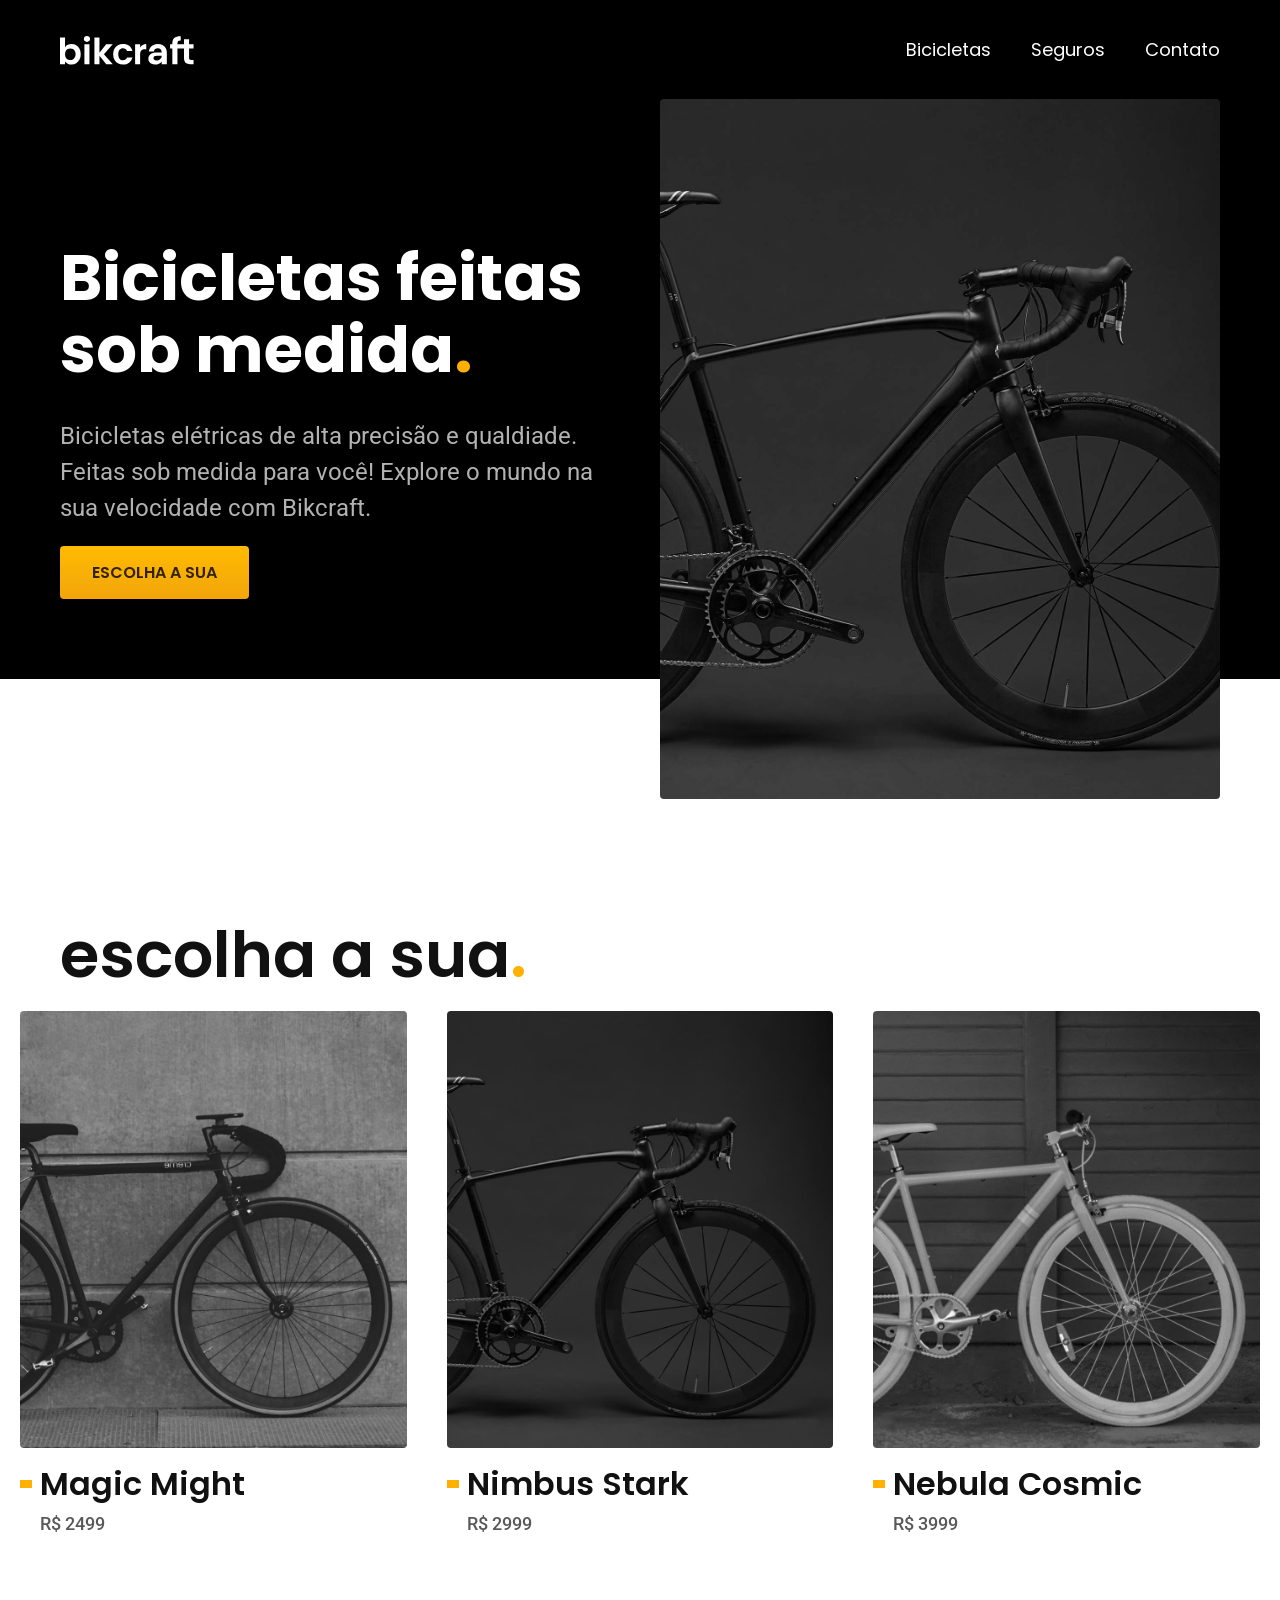
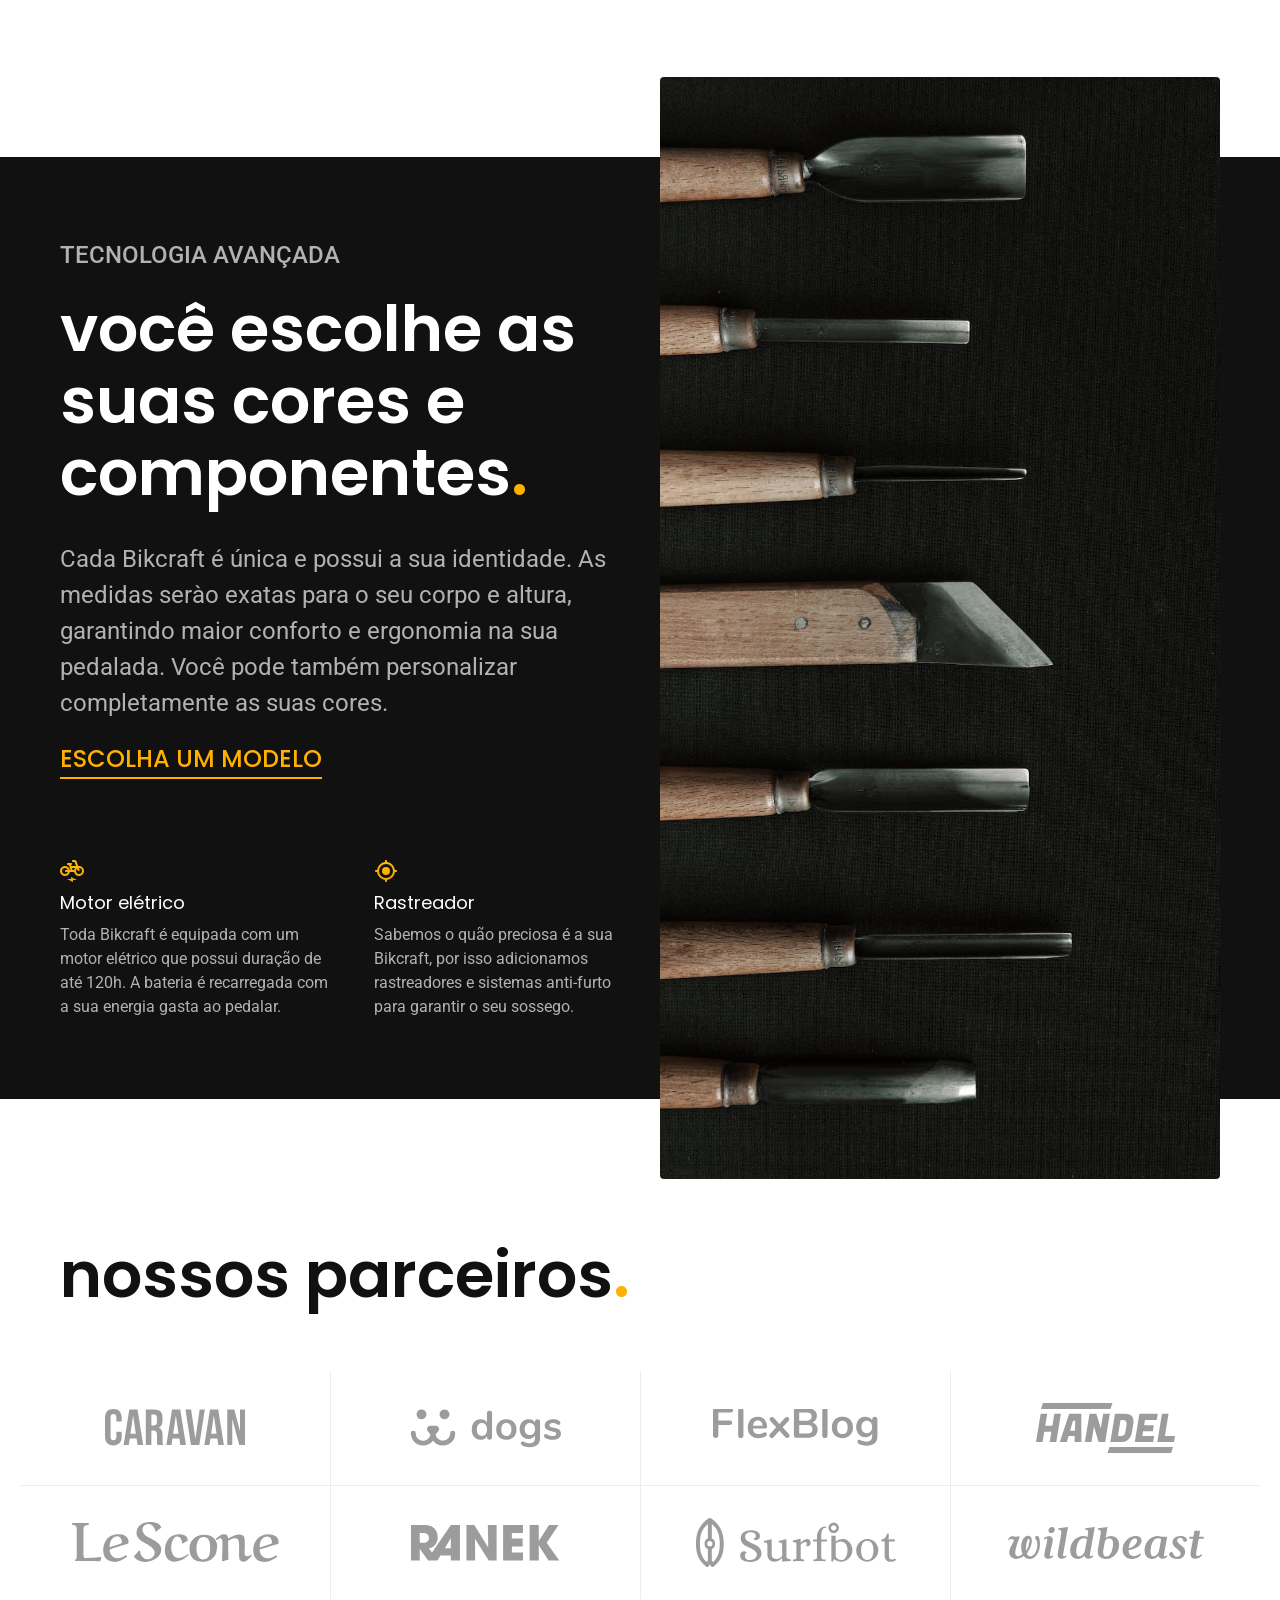
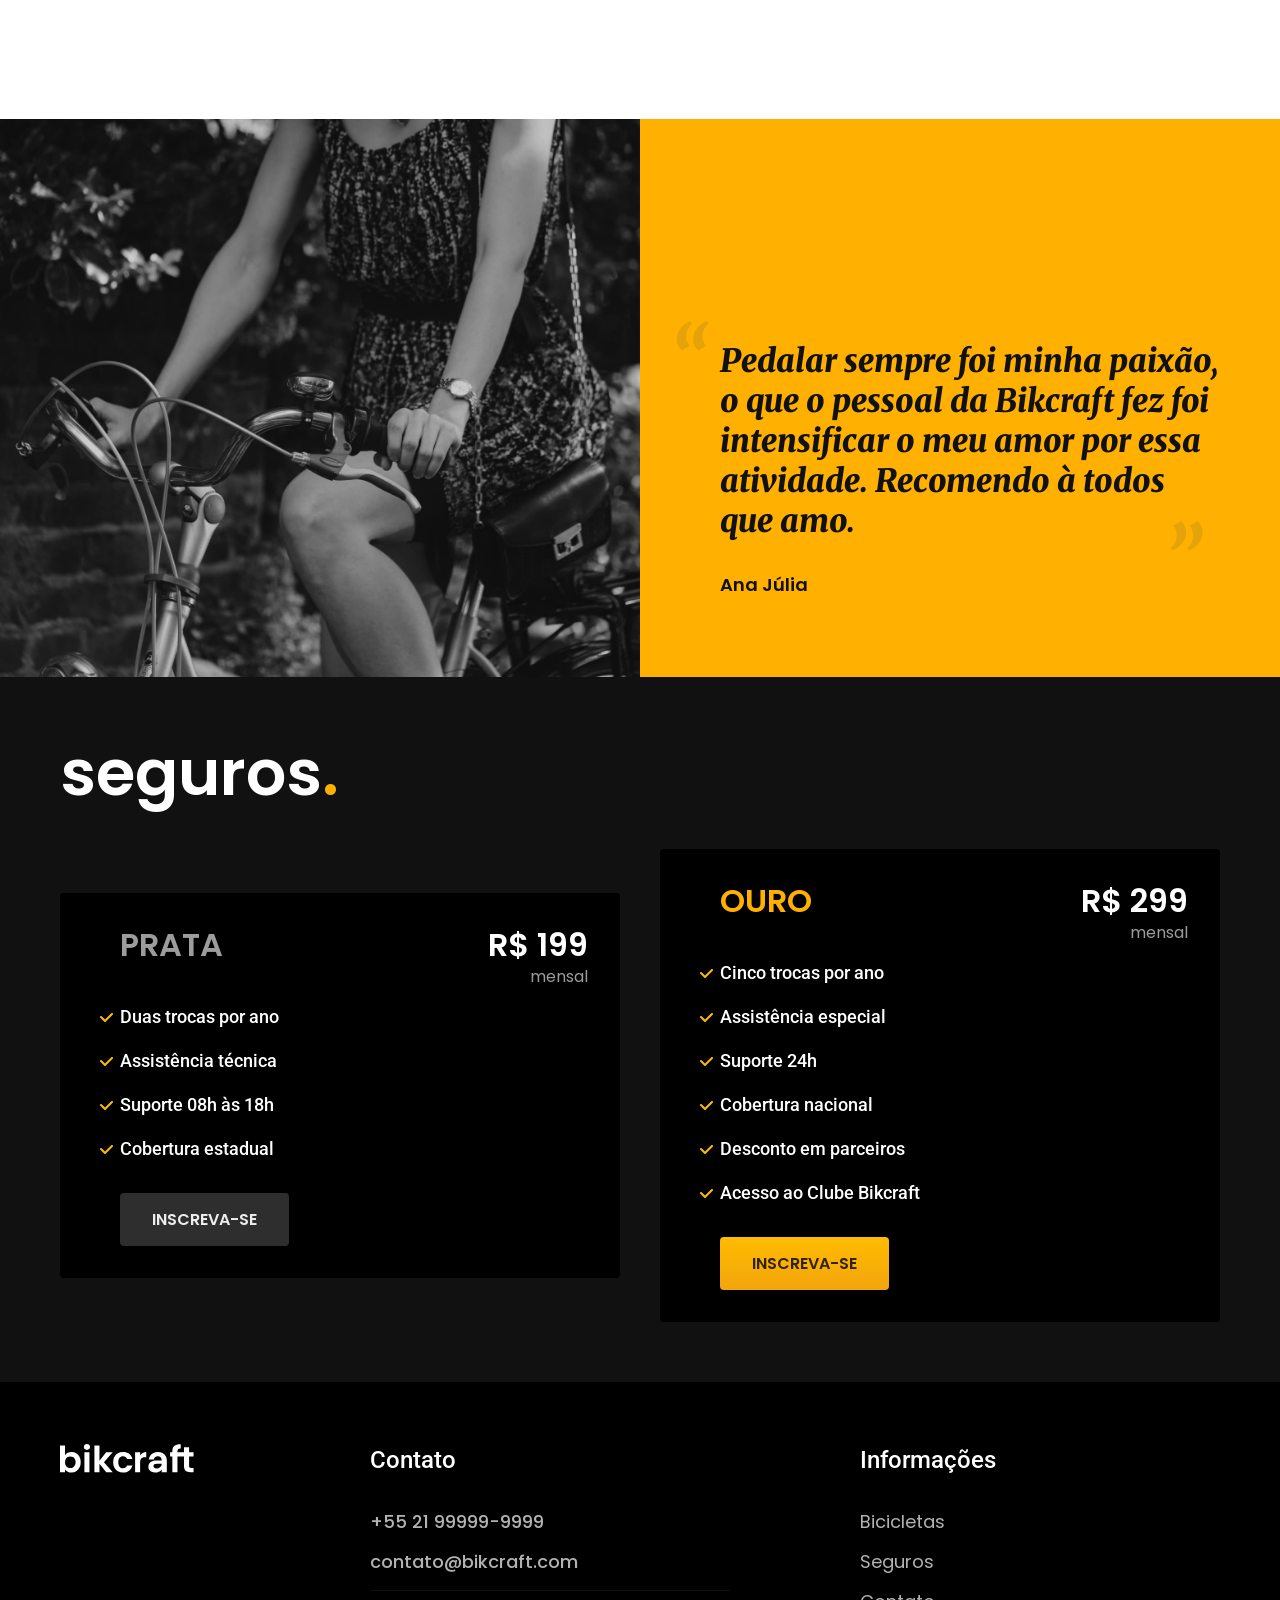
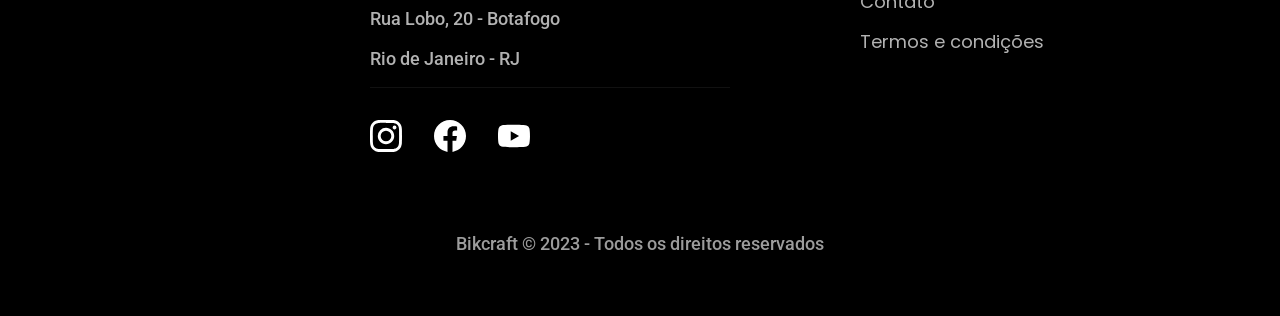
<file: index.html>
<!DOCTYPE html>
<html lang="pt-br">

<head>
    <meta charset="UTF-8">
    <meta name="viewport" content="width=device-width, initial-scale=1.0">
    <title>BikCraft</title>
    <link rel="stylesheet" href="/css/style.css">
</head>

<body>

    <header class="header-bg">
        <div class="header container">
            <a href="./"><img src="img/bikcraft.svg" alt="bikcraft"></a>

            <nav area-label="primaria">
                <ul class="header-menu">
                    <li><a href="./bicicletas.html">Bicicletas</a></li>
                    <li><a href="./seguros.html">Seguros</a></li>
                    <li><a href="./contato.html">Contato</a></li>
                </ul>
            </nav>

        </div>
    </header>

    <main class="introducao-bg">
        <div class="introducao container">
            <div class="introducao-dados">
                <h1 class="texto-grande cor-0">Bicicletas feitas sob medida<span class="cor-p1">.</span></h1>
                <p class="texto-medio cor-5">Bicicletas elétricas de alta precisão e qualdiade. Feitas sob medida para
                    você! Explore o mundo na sua velocidade com Bikcraft.</p>
                <a class="botao" href="#bicicletas.html">Escolha a sua</a>
            </div>

            <div><img src="img/fotos/introducao.jpg" alt="bibcleta elétrica preta"></div>
        </div>
    </main>


    <article class="bicicletas-lista">

        <h2 class="font-1-xxl container">escolha a sua<span class="cor-p1">.</span></h2>

        <ul>
            <li>
                <a href="./bicicletas/magic.html">
                    <img src="img/bicicletas/magic-home.jpg" alt="Bicicleta elétrica preta">
                    <h3 class="font-1-xl">Magic Might</h3>
                    <span class="font-2-m cor-8">R$ 2499</span>
                </a>
            </li>

            <li>
                <a href="./bicicletas/nimbus.html">
                    <img src="img/bicicletas/nimbus-home.jpg" alt="Bicicleta elétrica preta">
                    <h3 class="font-1-xl">Nimbus Stark</h3>
                    <span class="font-2-m cor-8">R$ 2999</span>
                </a>
            </li>

            <li>
                <a href="./bicicletas/nebula.html">
                    <img src="img/bicicletas/nebula-home.jpg" alt="Bicicleta elétrica preta">
                    <h3 class="font-1-xl">Nebula Cosmic</h3>
                    <span class="font-2-m cor-8">R$ 3999</span>
                </a>
            </li>
        </ul>
    </article>

    <article class="tecnologia-bg">
        <div class="tecnologia container">
            <div class="tecnologia-conteudo">
                <span class="tech-avancada font-2-l-b cor-5">Tecnologia Avançada</span>
                <h2 class="font-1-xxl cor-0">você escolhe as suas cores e componentes<span class="cor-p1">.</span></h2>
                <p class="font-2-l cor-5">Cada Bikcraft é única e possui a sua identidade. As medidas serào exatas para
                    o seu corpo e altura,
                    garantindo maior conforto e ergonomia na sua pedalada. Você pode também personalizar completamente
                    as suas cores.</p>
                <a class="link" href="./bicicletas">Escolha um modelo</a>

                <div class="tecnologia-detalhes">
                    <div>
                        <img src="img/icones/eletrica.svg" alt="">
                        <h3 class="font-1-m cor-0">Motor elétrico</h3>
                        <p class="font-2-s cor-5">Toda Bikcraft é equipada com um motor elétrico que possui duração de
                            até
                            120h. A bateria é
                            recarregada com a sua energia gasta ao pedalar.</p>
                    </div>

                    <div>
                        <img src="img/icones/rastreador.svg" alt="">
                        <h3 class="font-1-m cor-0">Rastreador</h3>
                        <p class="font-2-s cor-5">Sabemos o quão preciosa é a sua Bikcraft, por isso adicionamos
                            rastreadores e sistemas anti-furto
                            para garantir o seu sossego.</p>
                    </div>
                </div>
            </div>

            <div class="tecnologia-imagem">
                <img src="img/fotos/tecnologia.jpg" alt="">
            </div>
        </div>
    </article>

    <section class="parceiros" aria-label="Nossos parceiros">
        <h2 class="font-1-xxl container">nossos parceiros<span class="cor-p1">.</span></h2>

        <ul>
            <li><img src="img/parceiros/caravan.svg" alt="Caravan"></li>
            <li><img src="img/parceiros/dogs.svg" alt="Dogs"></li>
            <li><img src="img/parceiros/flexblog.svg" alt="Flexblog"></li>
            <li><img src="img/parceiros/handel.svg" alt="Handel"></li>
            <li><img src="img/parceiros/lescone.svg" alt="Lescone"></li>
            <li><img src="img/parceiros/ranek.svg" alt="Ranek"></li>
            <li><img src="img/parceiros/surfbot.svg" alt="Surfbot"></li>
            <li><img src="img/parceiros/wildbeast.svg" alt="Wildbeast"></li>
        </ul>
    </section>

    <section class="depoimento" aria-label="Depoimento">
        <div>
            <img src="img/fotos/depoimento.jpg" alt="Pessoa pedalando uma bicicleta bikcraft">
        </div>
        <div class="depoimento-conteudo">
            <blockquote class="font-1-xl cor-p5">
                <p>Pedalar sempre foi minha paixão, o que o pessoal da Bikcraft fez foi intensificar o meu amor por essa
                    atividade. Recomendo à todos que amo.</p>
            </blockquote>
            <span class="font-1-m-b cor-p4">Ana Júlia</span>
        </div>
    </section>

    <article class="seguros-bg">
        <div class="seguros container">
            <h2 class="font-1-xxl cor-0">seguros<span class="cor-p1">.</span></h2>


            <div class="seguros-item">
                <h3 class="font-1-xl cor-6">Prata</h3>
                <span class="font-1-xl cor-0">R$ 199 <span class="font-1-s cor-6">mensal</span></span>

                <ul class="font-2-m cor-0">
                    <li>Duas trocas por ano</li>
                    <li>Assistência técnica</li>
                    <li>Suporte 08h às 18h</li>
                    <li>Cobertura estadual</li>
                </ul>

                <a class="botao secundario" href="/.orcamento.html">Inscreva-se</a>
            </div>

            <div class="seguros-item">
                <h3 class="font-1-xl cor-p1">Ouro</h3>
                <span class="font-1-xl cor-0">R$ 299 <span class="font-1-s cor-6">mensal</span></span>

                <ul class="font-2-m cor-0">
                    <li>Cinco trocas por ano</li>
                    <li>Assistência especial</li>
                    <li>Suporte 24h</li>
                    <li>Cobertura nacional</li>
                    <li>Desconto em parceiros</li>
                    <li>Acesso ao Clube Bikcraft</li>
                </ul>

                <a class="botao" href="/.orcamento.html">Inscreva-se</a>
            </div>
        </div>
    </article>

    <footer class="footer-bg">
        <div class="footer container">
            <img src="img/bikcraft.svg" alt="Logo Bikcraft">


            <div class="footer-contato">
                <h3 class="font-2-l-b cor-0">Contato</h3>
                <ul class="cor-5 font-2-m">
                    <li><a href="tel:+5521999999999">+55 21 99999-9999</a></li>
                    <li><a href="mailto:contato@bikcraft.com">contato@bikcraft.com</a></li>
                    <li>Rua Lobo, 20 - Botafogo</li>
                    <li>Rio de Janeiro - RJ</li>
                </ul>
                <div class="footer-redes">
                    <a href="/"><img src="img/redes/instagram.svg" alt="Instagram"></a>
                    <a href="/"><img src="img/redes/facebook.svg" alt="Facebook"></a>
                    <a href="/"><img src="img/redes/youtube.svg" alt="YouTube"></a>
                </div>
            </div>

            <div class="footer-informacoes">
                <h3 class="font-2-l-b cor-0">Informações</h3>
                <nav>
                    <ul class="font-1-m cor-5">
                        <li><a href="./bicicletas.html">Bicicletas</a></li>
                        <li><a href="./seguros.html">Seguros</a></li>
                        <li><a href="./contato.html">Contato</a></li>
                        <li><a href="./termos.html">Termos e condições</a></li>
                    </ul>
                </nav>
            </div>

            <p class="font-2-m cor-6 footer-copy">Bikcraft &copy; 2023 - Todos os direitos reservados</p>
        </div>
    </footer>

</body>

</html>
</file>
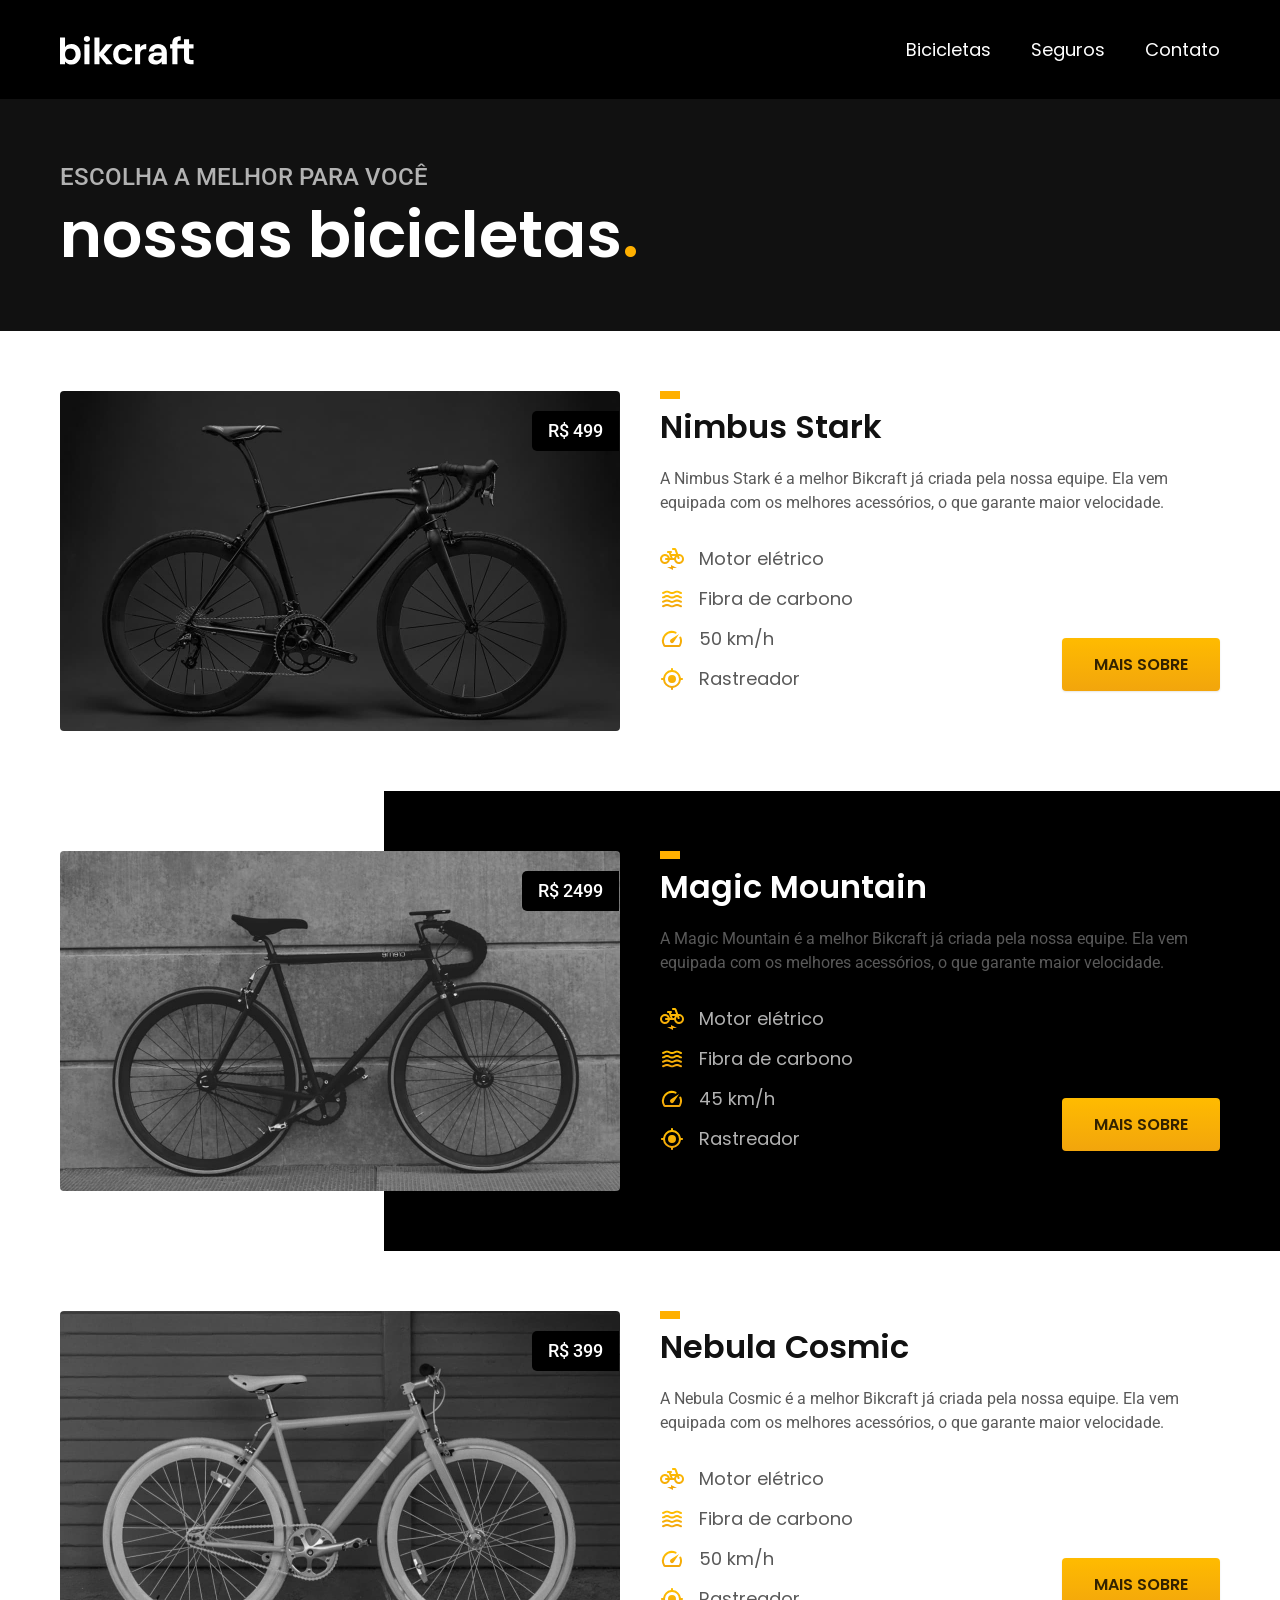
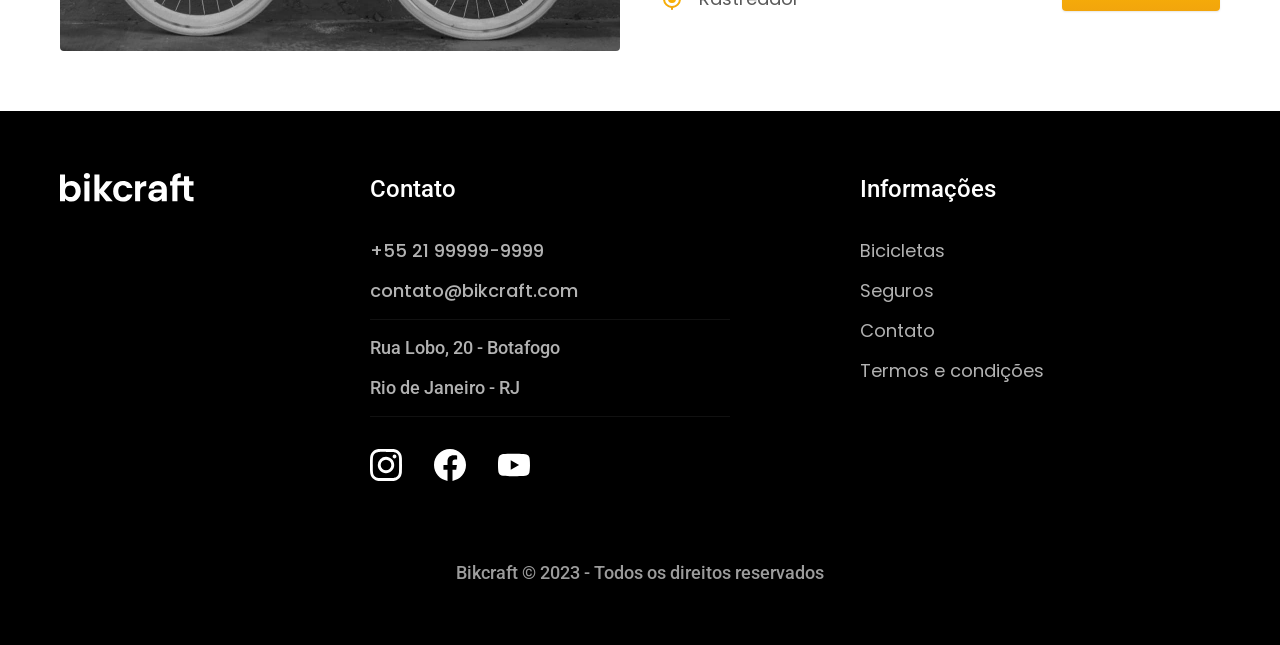
<file: bicicletas.html>
<!DOCTYPE html>
<html lang="pt-br">

<head>
    <meta charset="UTF-8">
    <meta name="viewport" content="width=device-width, initial-scale=1.0">
    <title>BikCraft | Bicicletas</title>
    <link rel="stylesheet" href="/css/style.css">
</head>

<body id="bicicletas">

    <header class="header-bg">
        <div class="header container">
            <a href="./"><img src="img/bikcraft.svg" alt="bikcraft"></a>

            <nav area-label="primaria">
                <ul class="header-menu">
                    <li><a href="./bicicletas.html">Bicicletas</a></li>
                    <li><a href="./seguros.html">Seguros</a></li>
                    <li><a href="./contato.html">Contato</a></li>
                </ul>
            </nav>

        </div>
    </header>

    <main>
        <div class="titulo-bg">
            <div class="titulo container">
                <p class="font-2-l-b cor-5">ESCOLHA A MELHOR PARA VOCÊ</p>
                <h1 class="cor-0 font-1-xxl">nossas bicicletas<span class="cor-p1">.</span></h1>
            </div>
        </div>

        <div class="bicicletas-bg">
            <div class="bicicletas container">
                <div class="bicicletas-imagem">
                    <img src="img/bicicletas/nimbus.jpg" alt="Bicicleta Nimbus">
                    <span class="font-2-m cor-0">R$ 499</span>
                </div>
                <div class="bicicletas-conteudo">
                    <h2 class="font-1-xl">Nimbus Stark</h2>
                    <p class="font-2-s cor-8">A Nimbus Stark é a melhor Bikcraft já criada pela nossa equipe. Ela vem equipada com os melhores acessórios, o que garante maior velocidade.</p>

                    <ul class="font-1-m cor-8">
                        <li><img src="img/icones/eletrica.svg" alt="">Motor elétrico</li>
                        <li><img src="img/icones/carbono.svg" alt="">Fibra de carbono</li>
                        <li><img src="img/icones/velocidade.svg" alt="">50 km/h</li>
                        <li><img src="img/icones/rastreador.svg" alt="">Rastreador</li>
                    </ul>

                    <a href="./bicicletas/nimbus.html" class="botao">Mais sobre</a>
                </div>
            </div>
        </div>

          <div class="bicicletas-bg">
            <div class="bicicletas container">
                <div class="bicicletas-imagem">
                    <img src="img/bicicletas/magic.jpg" alt="Bicicleta Magic">
                    <span class="font-2-m cor-0">R$ 2499</span>
                </div>
                <div class="bicicletas-conteudo">
                    <h2 class="font-1-xl cor-0">Magic Mountain</h2>
                    <p class="font-2-s cor-8">A Magic Mountain é a melhor Bikcraft já criada pela nossa equipe. Ela vem equipada com os melhores acessórios, o que garante maior velocidade.</p>

                    <ul class="font-1-m cor-5">
                        <li><img src="img/icones/eletrica.svg" alt="">Motor elétrico</li>
                        <li><img src="img/icones/carbono.svg" alt="">Fibra de carbono</li>
                        <li><img src="img/icones/velocidade.svg" alt="">45 km/h</li>
                        <li><img src="img/icones/rastreador.svg" alt="">Rastreador</li>
                    </ul>
                    <a href="./bicicletas/magic.html" class="botao">Mais sobre</a>  
                </div>
            </div>
        </div>

          <div class="bicicletas-bg">
            <div class="bicicletas container">
                <div class="bicicletas-imagem">
                    <img src="img/bicicletas/nebula.jpg" alt="Bicicleta Nebula">
                    <span class="font-2-m cor-0">R$ 399</span>
                </div>
                <div class="bicicletas-conteudo">
                    <h2 class="font-1-xl">Nebula Cosmic</h2>
                    <p class="font-2-s cor-8">A Nebula Cosmic é a melhor Bikcraft já criada pela nossa equipe. Ela vem equipada com os melhores acessórios, o que garante maior velocidade.</p>

                    <ul class="font-1-m cor-8">
                        <li><img src="img/icones/eletrica.svg" alt="">Motor elétrico</li>
                        <li><img src="img/icones/carbono.svg" alt="">Fibra de carbono</li>
                        <li><img src="img/icones/velocidade.svg" alt="">50 km/h</li>
                        <li><img src="img/icones/rastreador.svg" alt="">Rastreador</li>
                    </ul>
                    <a href="./bicicletas/nebula.html" class="botao">Mais sobre</a>
                </div>
            </div>
        </div>

      
    </main>
    

    <footer class="footer-bg">
        <div class="footer container">
            <img src="img/bikcraft.svg" alt="Logo Bikcraft">


            <div class="footer-contato">
                <h3 class="font-2-l-b cor-0">Contato</h3>
                <ul class="cor-5 font-2-m">
                    <li><a href="tel:+5521999999999">+55 21 99999-9999</a></li>
                    <li><a href="mailto:contato@bikcraft.com">contato@bikcraft.com</a></li>
                    <li>Rua Lobo, 20 - Botafogo</li>
                    <li>Rio de Janeiro - RJ</li>
                </ul>
                <div class="footer-redes">
                    <a href="/"><img src="img/redes/instagram.svg" alt="Instagram"></a>
                    <a href="/"><img src="img/redes/facebook.svg" alt="Facebook"></a>
                    <a href="/"><img src="img/redes/youtube.svg" alt="YouTube"></a>
                </div>
            </div>

            <div class="footer-informacoes">
                <h3 class="font-2-l-b cor-0">Informações</h3>
                <nav>
                    <ul class="font-1-m cor-5">
                        <li><a href="./bicicletas.html">Bicicletas</a></li>
                        <li><a href="./seguros.html">Seguros</a></li>
                        <li><a href="./contato.html">Contato</a></li>
                        <li><a href="./termos.html">Termos e condições</a></li>
                    </ul>
                </nav>
            </div>

            <p class="font-2-m cor-6 footer-copy">Bikcraft &copy; 2023 - Todos os direitos reservados</p>
        </div>
    </footer>

</body>

</html>
</file>
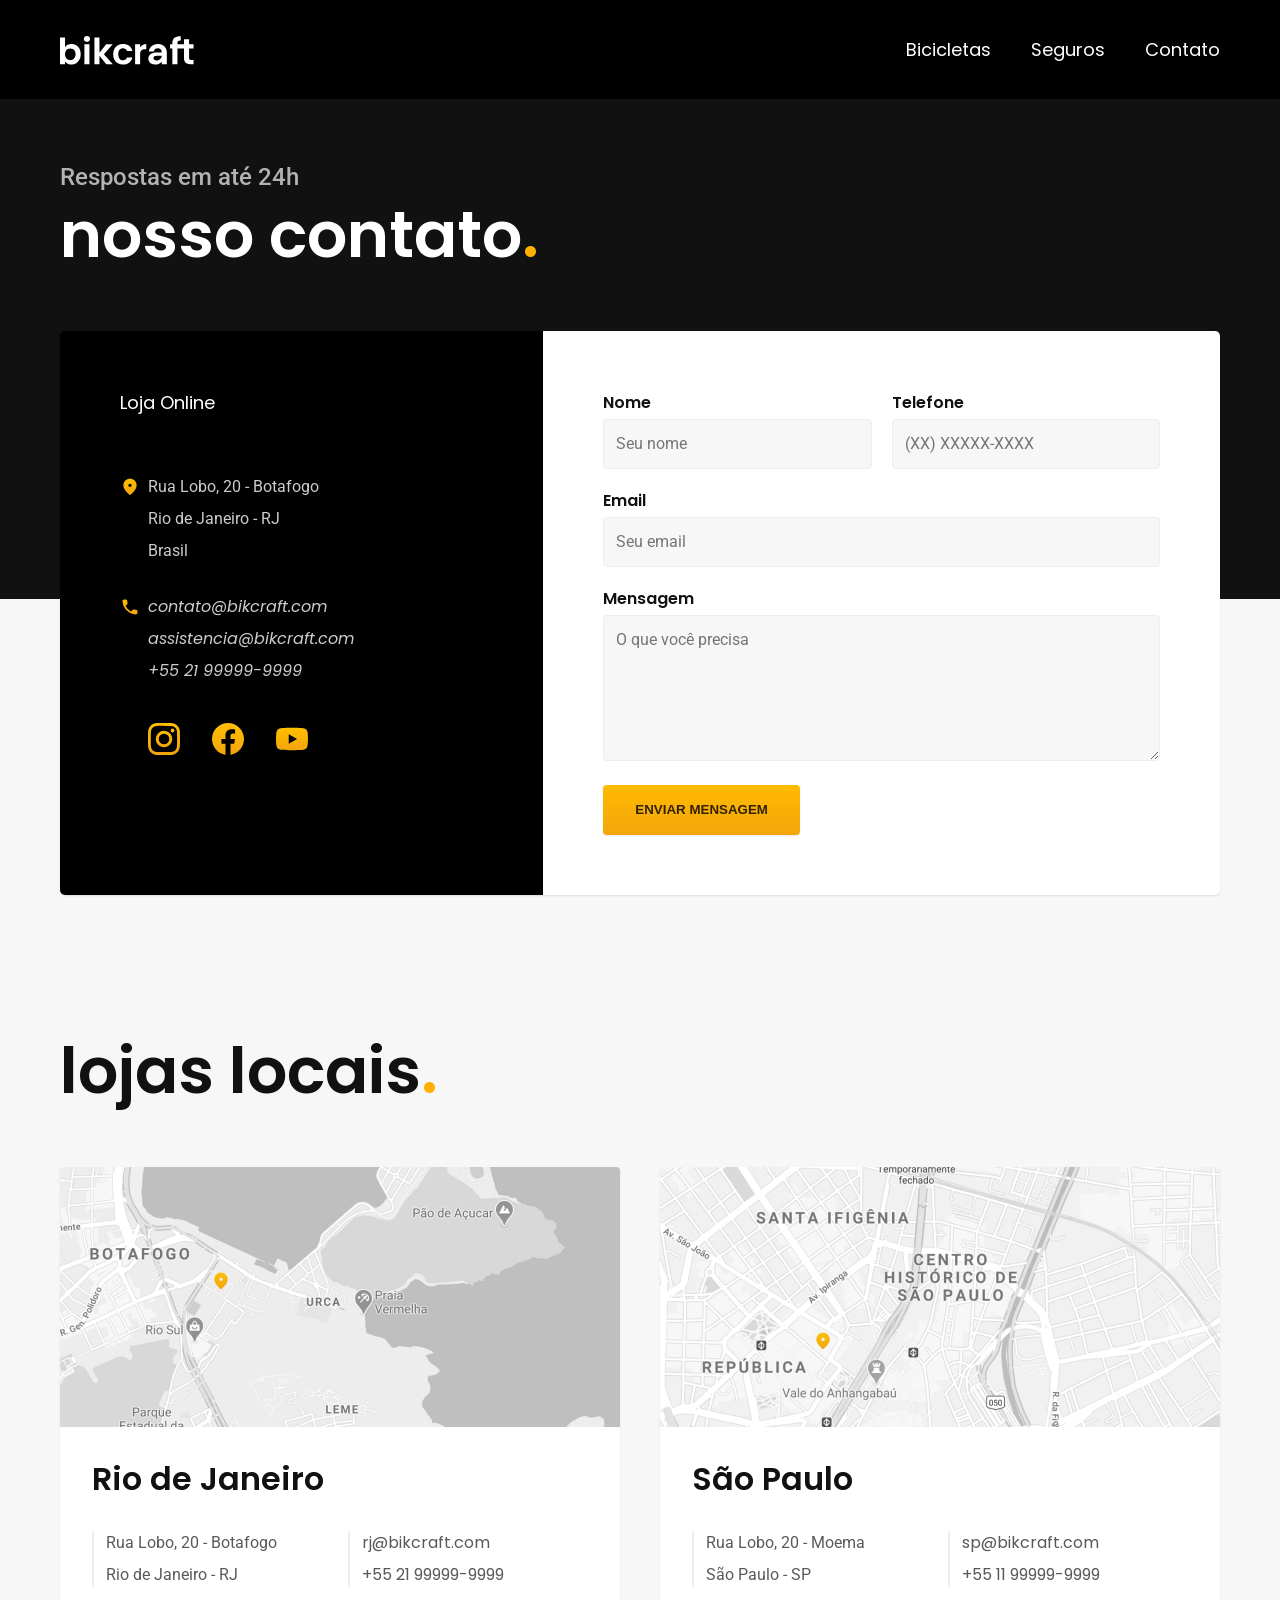
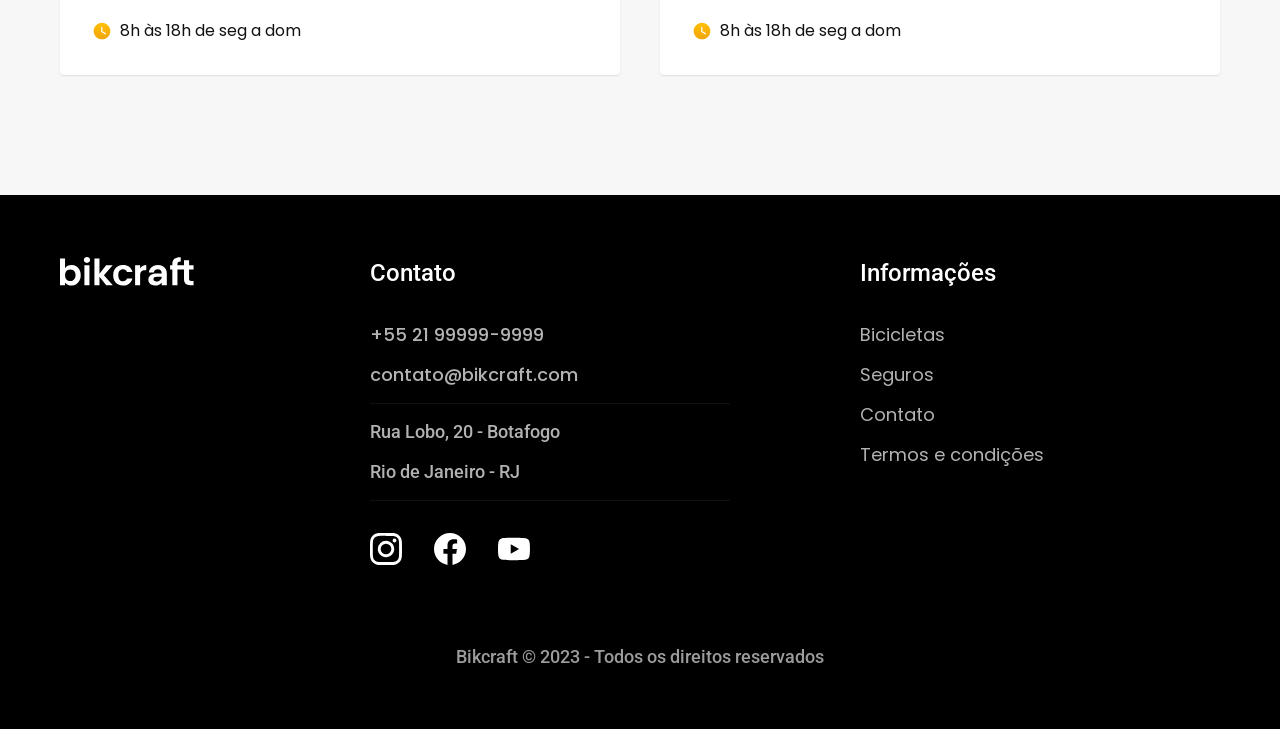
<file: contato.html>
<!DOCTYPE html>
<html lang="pt-br">

<head>
    <meta charset="UTF-8">
    <meta name="viewport" content="width=device-width, initial-scale=1.0">
    <title>BikCraft | Contato</title>
    <link rel="stylesheet" href="/css/style.css">
</head>

<body id="contato">

    <header class="header-bg">
        <div class="header container">
            <a href="./"><img src="img/bikcraft.svg" alt="bikcraft"></a>

            <nav area-label="primaria">
                <ul class="header-menu">
                    <li><a href="./bicicletas.html">Bicicletas</a></li>
                    <li><a href="./seguros.html">Seguros</a></li>
                    <li><a href="./contato.html">Contato</a></li>
                </ul>
            </nav>

        </div>
    </header>

    <main>
        <div class="titulo-bg">
            <div class="titulo container">
                <p class="font-2-l-b cor-5">Respostas em até 24h</p>
                <h1 class="cor-0 font-1-xxl">nosso contato<span class="cor-p1">.</span></h1>
            </div>
        </div>

        <div class="contato container">
            <section class="contato-dados" aria-label="Endereço">
                <h2 class="font-1-m cor-0">Loja Online</h2>

                <div class="contato-endereco font-2-s cor-4">
                    <p>Rua Lobo, 20 - Botafogo</p>
                    <p>Rio de Janeiro - RJ</p>
                    <p>Brasil</p>
                </div>

                <address class="contato-meios font-2-s cor-4">
                    <a href="mailto:contato@bikcraft.com">contato@bikcraft.com</a>
                    <a href="mailto:assistencia@bikcraft.com">assistencia@bikcraft.com</a>
                    <a href="tel:+5521999999999">+55 21 99999-9999</a>
                </address>

                <div class="contato-redes">
                    <a href="/"><img src="img/redes/instagram-p.svg" alt="Instagram"></a>
                    <a href="/"><img src="img/redes/facebook-p.svg" alt="Facebook"></a>
                    <a href="/"><img src="img/redes/youtube-p.svg" alt="YouTube"></a>
                </div>

            </section>

            <section class="contato-formulario">
                <form class="form" action="./contato.html">

                    <div>
                        <label for="nome">Nome</label>
                        <input type="text" id="nome" name="nome" placeholder="Seu nome">
                    </div>

                    <div>
                        <label for="telefone">Telefone</label>
                        <input type="text" id="telefone" name="telefone" placeholder="(XX) XXXXX-XXXX">
                    </div>

                    <div class="col-2">
                        <label for="email">Email</label>
                        <input type="email" id="email" name="email" placeholder="Seu email">
                    </div>

                    <div class="col-2">
                        <label for="mensagem">Mensagem</label>
                        <textarea rows="5" id="mensagem" name="mensagem" placeholder="O que você precisa"></textarea>
                    </div>

                    <button class="botao col-2" type="submit">Enviar mensagem</button>

                </form>
            </section>
        </div>

    </main>

    <article class="lojas container">
        <h2 class="font-1-xxl">lojas locais<span class="cor-p1">.</span></h2>
        <div class="lojas-item">
            <img src="img/lojas/rj.jpg" alt="Mapa do Rio de Janeiro">
            <div class="lojas-conteudo">
                <h3 class="font-1-xl">Rio de Janeiro</h3>
                <div class="lojas-dados font-2-s cor-8">
                    <p>Rua Lobo, 20 - Botafogo</p>
                    <p>Rio de Janeiro - RJ</p>
                </div>
                <div class="lojas-dados font-2-s cor-8">
                    <a href="mailto:rj@bikcraft.com">rj@bikcraft.com</a>
                    <a href="tel:+5521999999999">+55 21 99999-9999</a>
                </div>
                <p class="font-1-s lojas-tempo"><img src="img/icones/horario.svg" alt="">8h às 18h de seg a dom</p>

            </div>

        </div>

        <div class="lojas-item">
            <img src="img/lojas/sp.jpg" alt="Mapa do São Paulo">
            <div class="lojas-conteudo">
                <h3 class="font-1-xl">São Paulo</h3>
                <div class="lojas-dados font-2-s cor-8">
                    <p>Rua Lobo, 20 - Moema</p>
                    <p>São Paulo - SP</p>
                </div>
                <div class="lojas-dados font-2-s cor-8">
                    <a href="mailto:sp@bikcraft.com">sp@bikcraft.com</a>
                    <a href="tel:+5521999999999">+55 11 99999-9999</a>
                </div>
                <p class="font-1-s lojas-tempo"><img src="img/icones/horario.svg" alt="">8h às 18h de seg a dom</p>

            </div>
        </div>
    </article>


    <footer class="footer-bg">
        <div class="footer container">
            <img src="img/bikcraft.svg" alt="Logo Bikcraft">


            <div class="footer-contato">
                <h3 class="font-2-l-b cor-0">Contato</h3>
                <ul class="cor-5 font-2-m">
                    <li><a href="tel:+5521999999999">+55 21 99999-9999</a></li>
                    <li><a href="mailto:contato@bikcraft.com">contato@bikcraft.com</a></li>
                    <li>Rua Lobo, 20 - Botafogo</li>
                    <li>Rio de Janeiro - RJ</li>
                </ul>
                <div class="footer-redes">
                    <a href="/"><img src="img/redes/instagram.svg" alt="Instagram"></a>
                    <a href="/"><img src="img/redes/facebook.svg" alt="Facebook"></a>
                    <a href="/"><img src="img/redes/youtube.svg" alt="YouTube"></a>
                </div>
            </div>

            <div class="footer-informacoes">
                <h3 class="font-2-l-b cor-0">Informações</h3>
                <nav>
                    <ul class="font-1-m cor-5">
                        <li><a href="./bicicletas.html">Bicicletas</a></li>
                        <li><a href="./seguros.html">Seguros</a></li>
                        <li><a href="./contato.html">Contato</a></li>
                        <li><a href="./termos.html">Termos e condições</a></li>
                    </ul>
                </nav>
            </div>

            <p class="font-2-m cor-6 footer-copy">Bikcraft &copy; 2023 - Todos os direitos reservados</p>
        </div>
    </footer>

</body>

</html>
</file>
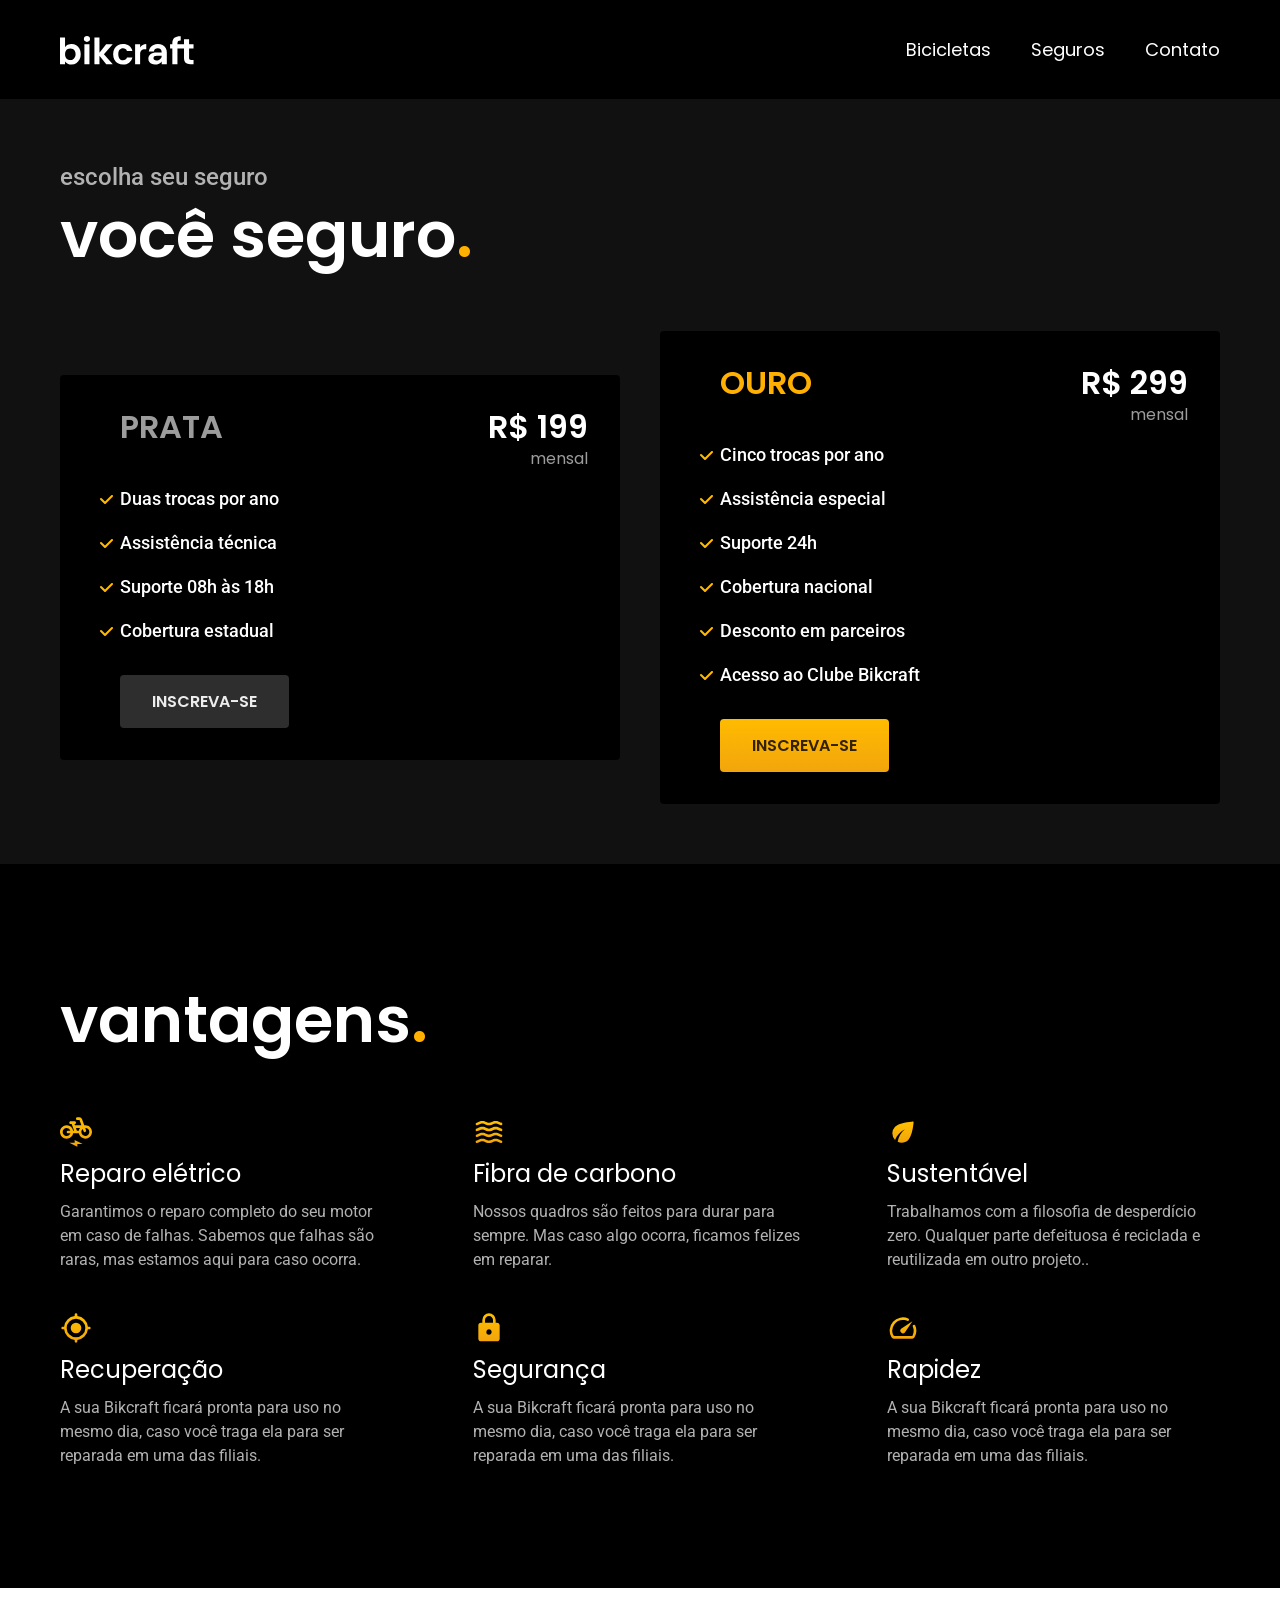
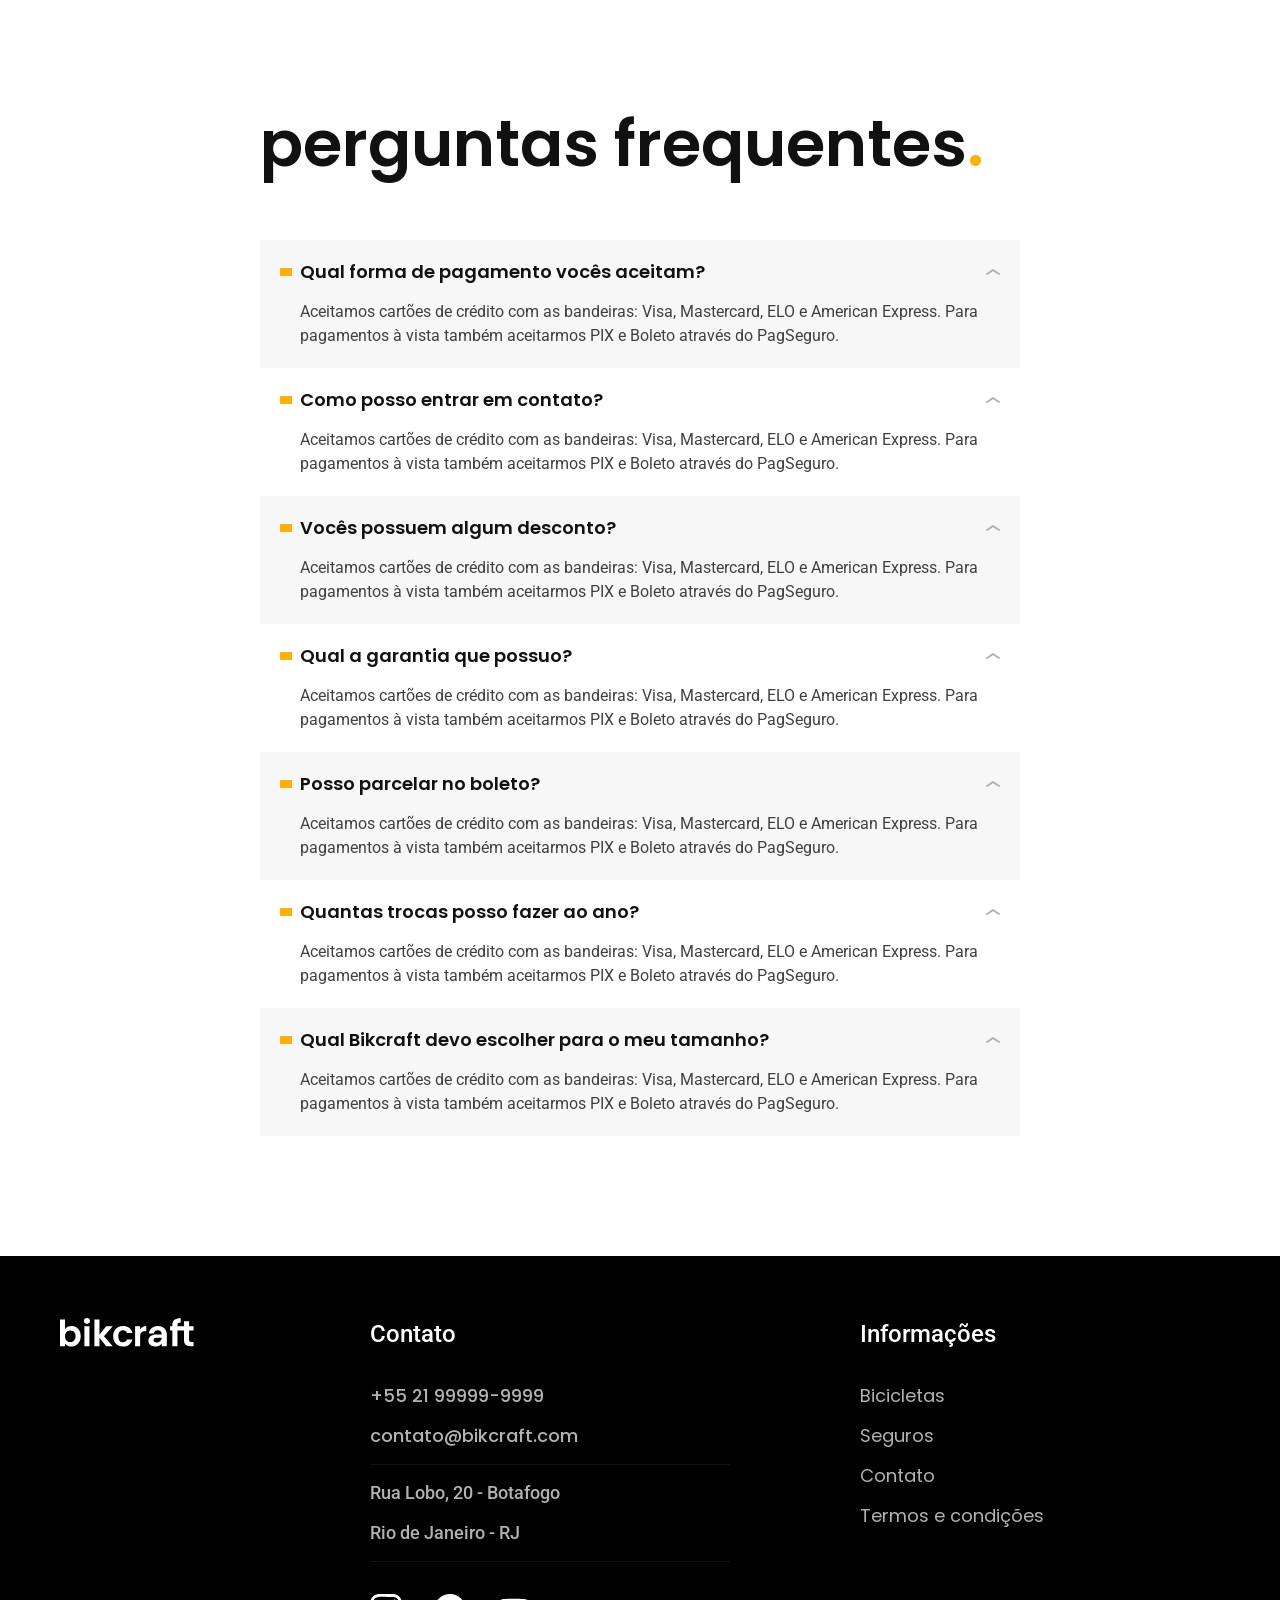
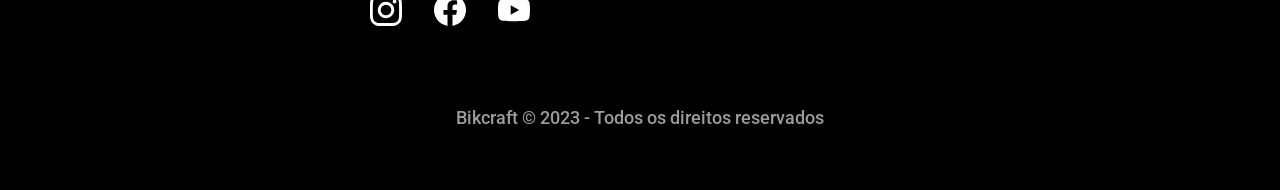
<file: seguros.html>
<!DOCTYPE html>
<html lang="pt-br">

<head>
    <meta charset="UTF-8">
    <meta name="viewport" content="width=device-width, initial-scale=1.0">
    <title>BikCraft | Seguros</title>
    <link rel="stylesheet" href="/css/style.css">
</head>

<body id="seguros">

    <header class="header-bg">
        <div class="header container">
            <a href="./"><img src="img/bikcraft.svg" alt="bikcraft"></a>

            <nav area-label="primaria">
                <ul class="header-menu">
                    <li><a href="./bicicletas.html">Bicicletas</a></li>
                    <li><a href="./seguros.html">Seguros</a></li>
                    <li><a href="./contato.html">Contato</a></li>
                </ul>
            </nav>

        </div>
    </header>

    <main class="seguros-bg">
        <div class="titulo-bg">
            <div class="titulo container">
                <p class="font-2-l-b cor-5">escolha seu seguro</p>
                <h1 class="cor-0 font-1-xxl">você seguro<span class="cor-p1">.</span></h1>
            </div>
        </div>

        <div class="seguros container">

            <div class="seguros-item">
                <h3 class="font-1-xl cor-6">Prata</h3>
                <span class="font-1-xl cor-0">R$ 199 <span class="font-1-s cor-6">mensal</span></span>

                <ul class="font-2-m cor-0">
                    <li>Duas trocas por ano</li>
                    <li>Assistência técnica</li>
                    <li>Suporte 08h às 18h</li>
                    <li>Cobertura estadual</li>
                </ul>

                <a class="botao secundario" href="/.orcamento.html">Inscreva-se</a>
            </div>

            <div class="seguros-item">
                <h3 class="font-1-xl cor-p1">Ouro</h3>
                <span class="font-1-xl cor-0">R$ 299 <span class="font-1-s cor-6">mensal</span></span>

                <ul class="font-2-m cor-0">
                    <li>Cinco trocas por ano</li>
                    <li>Assistência especial</li>
                    <li>Suporte 24h</li>
                    <li>Cobertura nacional</li>
                    <li>Desconto em parceiros</li>
                    <li>Acesso ao Clube Bikcraft</li>
                </ul>

                <a class="botao" href="/.orcamento.html">Inscreva-se</a>
            </div>
        </div>
       
    </main>

    <article class="vantagens-bg">
        <div class="vantagens container">
            <h2 class="font-1-xxl cor-0">vantagens<span class="cor-p1">.</span></h2>

            <ul>
                <li>
                    <img src="img/icones/eletrica.svg" alt="">
                    <h3 class="font-1-l cor-0">Reparo elétrico</h3>
                    <p class="font-2-s cor-5">Garantimos o reparo completo do seu motor em caso de falhas. Sabemos que falhas são raras, mas estamos aqui para caso ocorra.</p>
                </li>

                 <li>
                    <img src="img/icones/carbono.svg" alt="">
                    <h3 class="font-1-l cor-0">Fibra de carbono</h3>
                    <p class="font-2-s cor-5">Nossos quadros são feitos para durar para sempre. Mas caso algo ocorra, ficamos felizes em reparar.</p>
                </li>

                <li>
                    <img src="img/icones/sustentavel.svg" alt="">
                    <h3 class="font-1-l cor-0">Sustentável</h3>
                    <p class="font-2-s cor-5">Trabalhamos com a filosofia de desperdício zero. Qualquer parte defeituosa é reciclada e reutilizada em outro projeto..</p>
                </li>

                <li>
                    <img src="img/icones/rastreador.svg" alt="">
                    <h3 class="font-1-l cor-0">Recuperação</h3>
                    <p class="font-2-s cor-5">A sua Bikcraft ficará pronta para uso no mesmo dia, caso você traga ela para ser reparada em uma das filiais.</p>
                </li>

                <li>
                    <img src="img/icones/seguro.svg" alt="">
                    <h3 class="font-1-l cor-0">Segurança</h3>
                    <p class="font-2-s cor-5">A sua Bikcraft ficará pronta para uso no mesmo dia, caso você traga ela para ser reparada em uma das filiais.</p>
                </li>

                <li>
                    <img src="img/icones/velocidade.svg" alt="">
                    <h3 class="font-1-l cor-0">Rapidez</h3>
                    <p class="font-2-s cor-5">A sua Bikcraft ficará pronta para uso no mesmo dia, caso você traga ela para ser reparada em uma das filiais.</p>
                </li>
            </ul>
        </div>
    </article>
    
    <article class="perguntas container">
        <h2 class="font-1-xxl">perguntas frequentes<span class="cor-p1">.</span></h2>

        <dl>
            <div>
                <dt class="font-1-m-b">Qual forma de pagamento vocês aceitam?</dt>
                <dd class="font-2-s cor-9">Aceitamos cartões de crédito com as bandeiras: Visa, Mastercard, ELO e American Express. Para pagamentos à vista também aceitarmos PIX e Boleto através do PagSeguro.</dd>
            </div>

             <div>
                <dt class="font-1-m-b">Como posso entrar em contato?</dt>
                <dd class="font-2-s cor-9">Aceitamos cartões de crédito com as bandeiras: Visa, Mastercard, ELO e American Express. Para pagamentos à vista também aceitarmos PIX e Boleto através do PagSeguro.</dd>
            </div>

             <div>
                <dt class="font-1-m-b">Vocês possuem algum desconto?</dt>
                <dd class="font-2-s cor-9">Aceitamos cartões de crédito com as bandeiras: Visa, Mastercard, ELO e American Express. Para pagamentos à vista também aceitarmos PIX e Boleto através do PagSeguro.</dd>
            </div>

             <div>
                <dt class="font-1-m-b">Qual a garantia que possuo?</dt>
                <dd class="font-2-s cor-9">Aceitamos cartões de crédito com as bandeiras: Visa, Mastercard, ELO e American Express. Para pagamentos à vista também aceitarmos PIX e Boleto através do PagSeguro.</dd>
            </div>

             <div>
                <dt class="font-1-m-b">Posso parcelar no boleto?</dt>
                <dd class="font-2-s cor-9">Aceitamos cartões de crédito com as bandeiras: Visa, Mastercard, ELO e American Express. Para pagamentos à vista também aceitarmos PIX e Boleto através do PagSeguro.</dd>
            </div>

             <div>
                <dt class="font-1-m-b">Quantas trocas posso fazer ao ano?</dt>
                <dd class="font-2-s cor-9">Aceitamos cartões de crédito com as bandeiras: Visa, Mastercard, ELO e American Express. Para pagamentos à vista também aceitarmos PIX e Boleto através do PagSeguro.</dd>
            </div>

             <div>
                <dt class="font-1-m-b">Qual Bikcraft devo escolher para o meu tamanho?</dt>
                <dd class="font-2-s cor-9">Aceitamos cartões de crédito com as bandeiras: Visa, Mastercard, ELO e American Express. Para pagamentos à vista também aceitarmos PIX e Boleto através do PagSeguro.</dd>
            </div>
        </dl>

    </article>

    <footer class="footer-bg">
        <div class="footer container">
            <img src="img/bikcraft.svg" alt="Logo Bikcraft">


            <div class="footer-contato">
                <h3 class="font-2-l-b cor-0">Contato</h3>
                <ul class="cor-5 font-2-m">
                    <li><a href="tel:+5521999999999">+55 21 99999-9999</a></li>
                    <li><a href="mailto:contato@bikcraft.com">contato@bikcraft.com</a></li>
                    <li>Rua Lobo, 20 - Botafogo</li>
                    <li>Rio de Janeiro - RJ</li>
                </ul>
                <div class="footer-redes">
                    <a href="/"><img src="img/redes/instagram.svg" alt="Instagram"></a>
                    <a href="/"><img src="img/redes/facebook.svg" alt="Facebook"></a>
                    <a href="/"><img src="img/redes/youtube.svg" alt="YouTube"></a>
                </div>
            </div>

            <div class="footer-informacoes">
                <h3 class="font-2-l-b cor-0">Informações</h3>
                <nav>
                    <ul class="font-1-m cor-5">
                        <li><a href="./bicicletas.html">Bicicletas</a></li>
                        <li><a href="./seguros.html">Seguros</a></li>
                        <li><a href="./contato.html">Contato</a></li>
                        <li><a href="./termos.html">Termos e condições</a></li>
                    </ul>
                </nav>
            </div>

            <p class="font-2-m cor-6 footer-copy">Bikcraft &copy; 2023 - Todos os direitos reservados</p>
        </div>
    </footer>

</body>

</html>
</file>
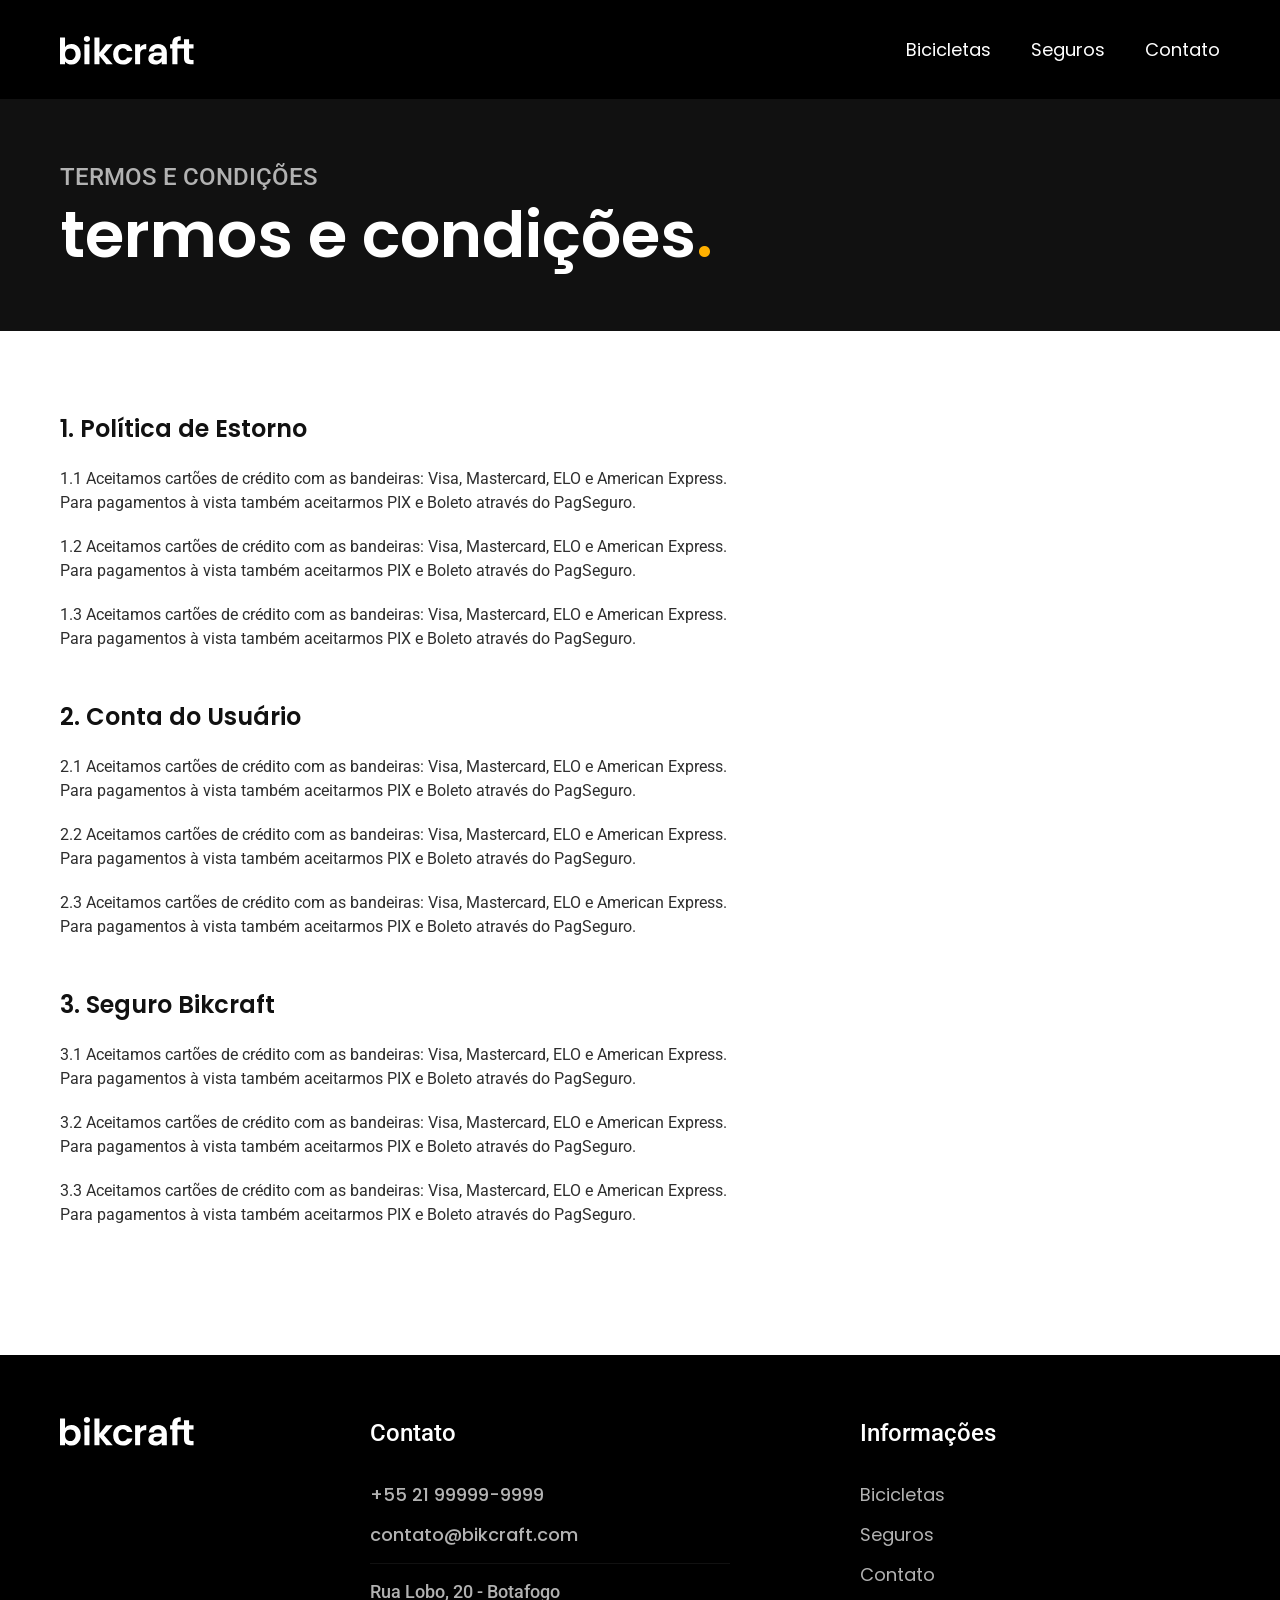
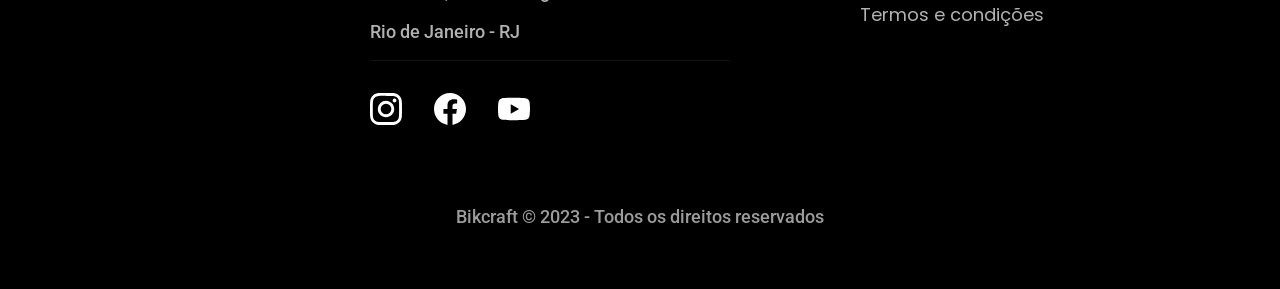
<file: termos.html>
<!DOCTYPE html>
<html lang="pt-br">

<head>
    <meta charset="UTF-8">
    <meta name="viewport" content="width=device-width, initial-scale=1.0">
    <title>BikCraft | Termos e Condições</title>
    <link rel="stylesheet" href="/css/style.css">
</head>

<body id="termos">

    <header class="header-bg">
        <div class="header container">
            <a href="./"><img src="img/bikcraft.svg" alt="bikcraft"></a>

            <nav area-label="primaria">
                <ul class="header-menu">
                    <li><a href="./bicicletas.html">Bicicletas</a></li>
                    <li><a href="./seguros.html">Seguros</a></li>
                    <li><a href="./contato.html">Contato</a></li>
                </ul>
            </nav>

        </div>
    </header>

    <main>
        <div class="titulo-bg">
            <div class="titulo container">
                <p class="font-2-l-b cor-5">TERMOS E CONDIÇÕES</p>
                <h1 class="cor-0 font-1-xxl">termos e condições<span class="cor-p1">.</span></h1>
            </div>
        </div>

        <div class="termos container font-2-s cor-10">
            <h2 class="font-1-l cor-11"> 1. Política de Estorno</h2>
            <ul>
                <li>1.1 Aceitamos cartões de crédito com as bandeiras: Visa, Mastercard, ELO e American Express. Para pagamentos à vista também aceitarmos PIX e Boleto através do PagSeguro.</li>
                <li>1.2 Aceitamos cartões de crédito com as bandeiras: Visa, Mastercard, ELO e American Express. Para pagamentos à vista também aceitarmos PIX e Boleto através do PagSeguro.</li>
                <li>1.3 Aceitamos cartões de crédito com as bandeiras: Visa, Mastercard, ELO e American Express. Para pagamentos à vista também aceitarmos PIX e Boleto através do PagSeguro.</li>
            </ul>

            <h2 class="font-1-l cor-11"> 2. Conta do Usuário</h2>
            <ul>
                <li>2.1 Aceitamos cartões de crédito com as bandeiras: Visa, Mastercard, ELO e American Express. Para pagamentos à vista também aceitarmos PIX e Boleto através do PagSeguro.</li>
                <li>2.2 Aceitamos cartões de crédito com as bandeiras: Visa, Mastercard, ELO e American Express. Para pagamentos à vista também aceitarmos PIX e Boleto através do PagSeguro.</li>
                <li>2.3 Aceitamos cartões de crédito com as bandeiras: Visa, Mastercard, ELO e American Express. Para pagamentos à vista também aceitarmos PIX e Boleto através do PagSeguro.</li>
            </ul>

            <h2 class="font-1-l cor-11">3. Seguro Bikcraft</h2>
            <ul>
                <li>3.1 Aceitamos cartões de crédito com as bandeiras: Visa, Mastercard, ELO e American Express. Para pagamentos à vista também aceitarmos PIX e Boleto através do PagSeguro.</li>
                <li>3.2 Aceitamos cartões de crédito com as bandeiras: Visa, Mastercard, ELO e American Express. Para pagamentos à vista também aceitarmos PIX e Boleto através do PagSeguro.</li>
                <li>3.3 Aceitamos cartões de crédito com as bandeiras: Visa, Mastercard, ELO e American Express. Para pagamentos à vista também aceitarmos PIX e Boleto através do PagSeguro.</li>
            </ul>
        </div>
    </main>
    

    <footer class="footer-bg">
        <div class="footer container">
            <img src="img/bikcraft.svg" alt="Logo Bikcraft">


            <div class="footer-contato">
                <h3 class="font-2-l-b cor-0">Contato</h3>
                <ul class="cor-5 font-2-m">
                    <li><a href="tel:+5521999999999">+55 21 99999-9999</a></li>
                    <li><a href="mailto:contato@bikcraft.com">contato@bikcraft.com</a></li>
                    <li>Rua Lobo, 20 - Botafogo</li>
                    <li>Rio de Janeiro - RJ</li>
                </ul>
                <div class="footer-redes">
                    <a href="/"><img src="img/redes/instagram.svg" alt="Instagram"></a>
                    <a href="/"><img src="img/redes/facebook.svg" alt="Facebook"></a>
                    <a href="/"><img src="img/redes/youtube.svg" alt="YouTube"></a>
                </div>
            </div>

            <div class="footer-informacoes">
                <h3 class="font-2-l-b cor-0">Informações</h3>
                <nav>
                    <ul class="font-1-m cor-5">
                        <li><a href="./bicicletas.html">Bicicletas</a></li>
                        <li><a href="./seguros.html">Seguros</a></li>
                        <li><a href="./contato.html">Contato</a></li>
                        <li><a href="./termos.html">Termos e condições</a></li>
                    </ul>
                </nav>
            </div>

            <p class="font-2-m cor-6 footer-copy">Bikcraft &copy; 2023 - Todos os direitos reservados</p>
        </div>
    </footer>

</body>

</html>
</file>
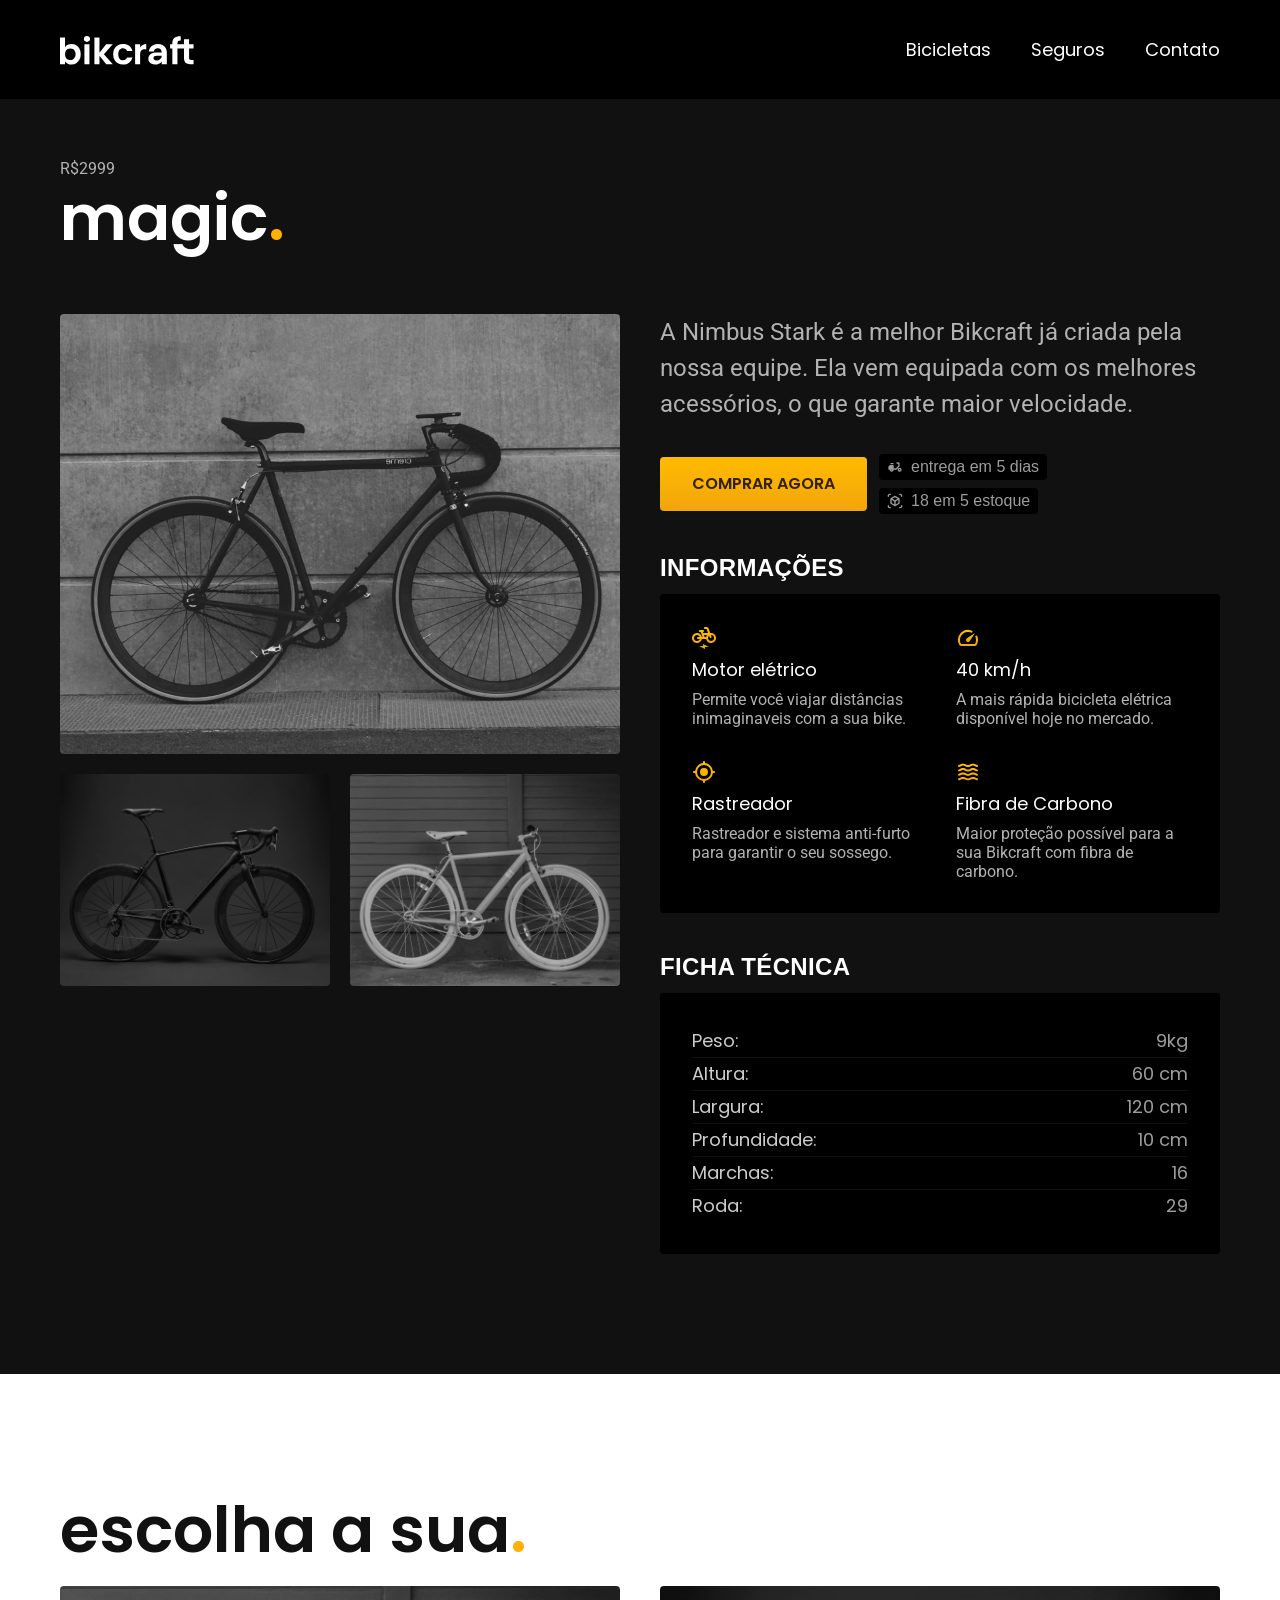
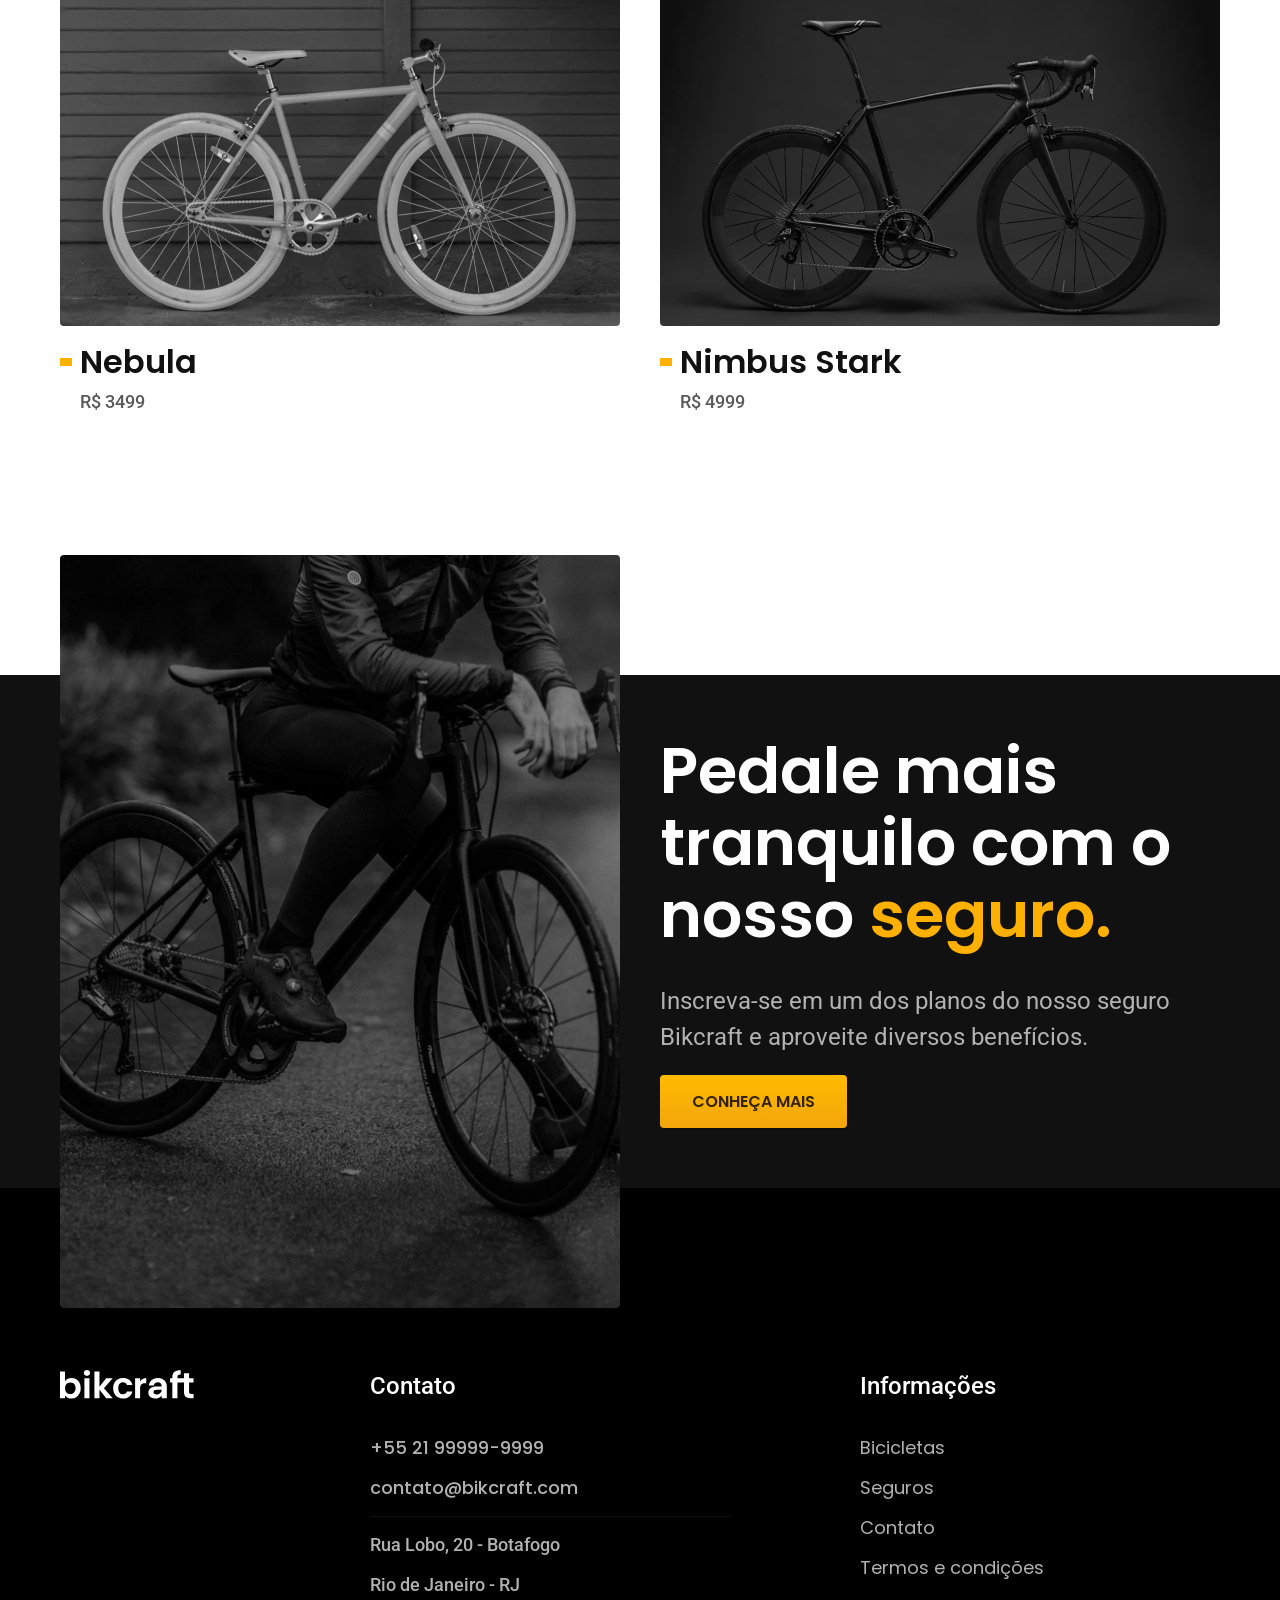
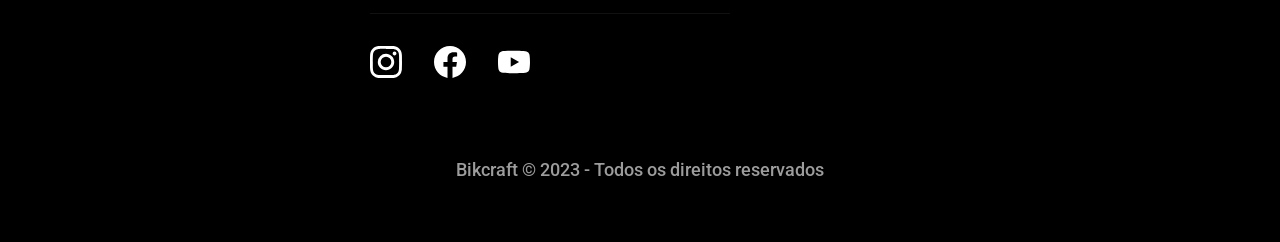
<file: bicicletas/magic.html>
<!DOCTYPE html>
<html lang="pt-br">

<head>
    <meta charset="UTF-8">
    <meta name="viewport" content="width=device-width, initial-scale=1.0">
    <title>BikCraft | MAGIC</title>
    <link rel="stylesheet" href="/css/style.css">
</head>

<body id="termos">

    <header class="header-bg">
        <div class="header container">
            <a href="./"><img src="../img/bikcraft.svg" alt="bikcraft"></a>

            <nav area-label="primaria">
                <ul class="header-menu">
                    <li><a href="../bicicletas.html">Bicicletas</a></li>
                    <li><a href="../seguros.html">Seguros</a></li>
                    <li><a href="../contato.html">Contato</a></li>
                </ul>
            </nav>

        </div>
    </header>

    <main class="titulo-bg">
        <div>
            <div class="titulo container">
                <p class="font-2-xl cor-5">R$2999 </p>
                <h1 class="cor-0 font-1-xxl">magic<span class="cor-p1">.</span></h1>
            </div>
        </div>

        <div class="bicicleta container">
            <div class="bicicleta-imagens">
                <img src="../img/bicicleta/nimbus2.jpg" alt="Nimbus Stark">
                <img src="../img/bicicleta/nimbus1.jpg" alt="Nimbus Stark">
                <img src="../img/bicicleta/nimbus3.jpg" alt="Nimbus Stark">
            </div>

            <div class="bicicleta-conteudo">
                <p class="font-2-l cor-5">A Nimbus Stark é a melhor Bikcraft já criada pela nossa equipe. Ela vem
                    equipada com os melhores acessórios, o que garante maior velocidade.</p>
                <div class="bicicleta-comprar">
                    <a class="botao" href="../orcamento.html">Comprar agora</a>
                    <span class="font-1-xs cor-6"><img src="../img/icones/entrega.svg" alt="">entrega em 5 dias</span>
                    <span class="font-1-xs cor-6"><img src="../img/icones/estoque.svg" alt="">18 em 5 estoque</span>
                </div>


                <h2 class="font-1-xs cor-0">Informações</h2>

                <ul class="bicicleta-informacoes">
                    <div>
                        <li><img src="../img/icones/eletrica.svg" alt=""></li>
                        <h3 class="font-1-m cor-0">Motor elétrico</h3>
                        <p class="font-2-xs cor-5">Permite você viajar distâncias inimaginaveis com a sua bike.</p>
                    </div>

                    <div>
                        <li><img src="../img/icones/velocidade.svg" alt=""></li>
                        <h3 class="font-1-m cor-0">40 km/h</h3>
                        <p class="font-2-xs cor-5">A mais rápida bicicleta elétrica disponível hoje no mercado.</p>
                    </div>

                    <div>
                        <li><img src="../img/icones/rastreador.svg" alt=""></li>
                        <h3 class="font-1-m cor-0">Rastreador</h3>
                        <p class="font-2-xs cor-5">Rastreador e sistema anti-furto para garantir o seu sossego.</p>
                    </div>

                    <div>
                        <li><img src="../img/icones/carbono.svg" alt=""></li>
                        <h3 class="font-1-m cor-0">Fibra de Carbono</h3>
                        <p class="font-2-xs cor-5">Maior proteção possível para a sua Bikcraft com fibra de carbono.</p>
                    </div>
                </ul>

                <h2 class="font-1-xs cor-0">Ficha técnica</h2>

                <ul class="bicicleta-ficha font-1-m cor-4">
                    <li>Peso: <span>9kg</span></li>
                    <li>Altura: <span>60 cm</span></li>
                    <li>Largura: <span>120 cm</span></li>
                    <li>Profundidade: <span>10 cm</span></li>
                    <li>Marchas: <span>16</span></li>
                    <li>Roda: <span>29</span></li>
                </ul>


            </div>
        </div>


    </main>

    
    <article class="bicicletas-lista container" >

        <h2 class="font-1-xxl container">escolha a sua<span class="cor-p1">.</span></h2>

        <ul >
            <li>
                <a href="./nebula.html">
                    <img src="../img/bicicletas/nebula.jpg" alt="Bicicleta elétrica preta">
                    <h3 class="font-1-xl">Nebula</h3>
                    <span class="font-2-m cor-8">R$ 3499</span>
                </a>
            </li>

    
            <li>
                <a href="./nimbus.html">
                    <img src="../img/bicicletas/nimbus.jpg" alt="Bicicleta elétrica preta">
                    <h3 class="font-1-xl">Nimbus Stark</h3>
                    <span class="font-2-m cor-8">R$ 4999</span>
                </a>
            </li>
        </ul>
    </article>

    <article class="seguro-bg">
        <div class="seguro container">
            <div class="seguro-imagem">
                <img src="../img/fotos/seguros.jpg" alt="Pessoa parada em uma bicicleta">
            </div>

            <div class="seguro-conteudo">
                <h2 class="font-1-xxl cor-0">Pedale mais tranquilo com o nosso <span class="cor-p1">seguro.</span></h2>
                <p class="font-2-l cor-5">
                    Inscreva-se em um dos planos do nosso seguro Bikcraft e aproveite diversos benefícios.
                </p>
                <a class="botao" href="../seguros.html">Conheça mais</a>
            </div>
        </div>
    </article>


    <footer class="footer-bg">
        <div class="footer container">
            <img src="../img/bikcraft.svg" alt="Logo Bikcraft">


            <div class="footer-contato">
                <h3 class="font-2-l-b cor-0">Contato</h3>
                <ul class="cor-5 font-2-m">
                    <li><a href="tel:+5521999999999">+55 21 99999-9999</a></li>
                    <li><a href="mailto:contato@bikcraft.com">contato@bikcraft.com</a></li>
                    <li>Rua Lobo, 20 - Botafogo</li>
                    <li>Rio de Janeiro - RJ</li>
                </ul>
                <div class="footer-redes">
                    <a href="/"><img src="../img/redes/instagram.svg" alt="Instagram"></a>
                    <a href="/"><img src="../img/redes/facebook.svg" alt="Facebook"></a>
                    <a href="/"><img src="../img/redes/youtube.svg" alt="YouTube"></a>
                </div>
            </div>

            <div class="footer-informacoes">
                <h3 class="font-2-l-b cor-0">Informações</h3>
                <nav>
                    <ul class="font-1-m cor-5">
                        <li><a href="../bicicletas.html">Bicicletas</a></li>
                        <li><a href="../seguros.html">Seguros</a></li>
                        <li><a href="../contato.html">Contato</a></li>
                        <li><a href="../termos.html">Termos e condições</a></li>
                    </ul>
                </nav>
            </div>

            <p class="font-2-m cor-6 footer-copy">Bikcraft &copy; 2023 - Todos os direitos reservados</p>
        </div>
    </footer>

</body>

</html>
</file>
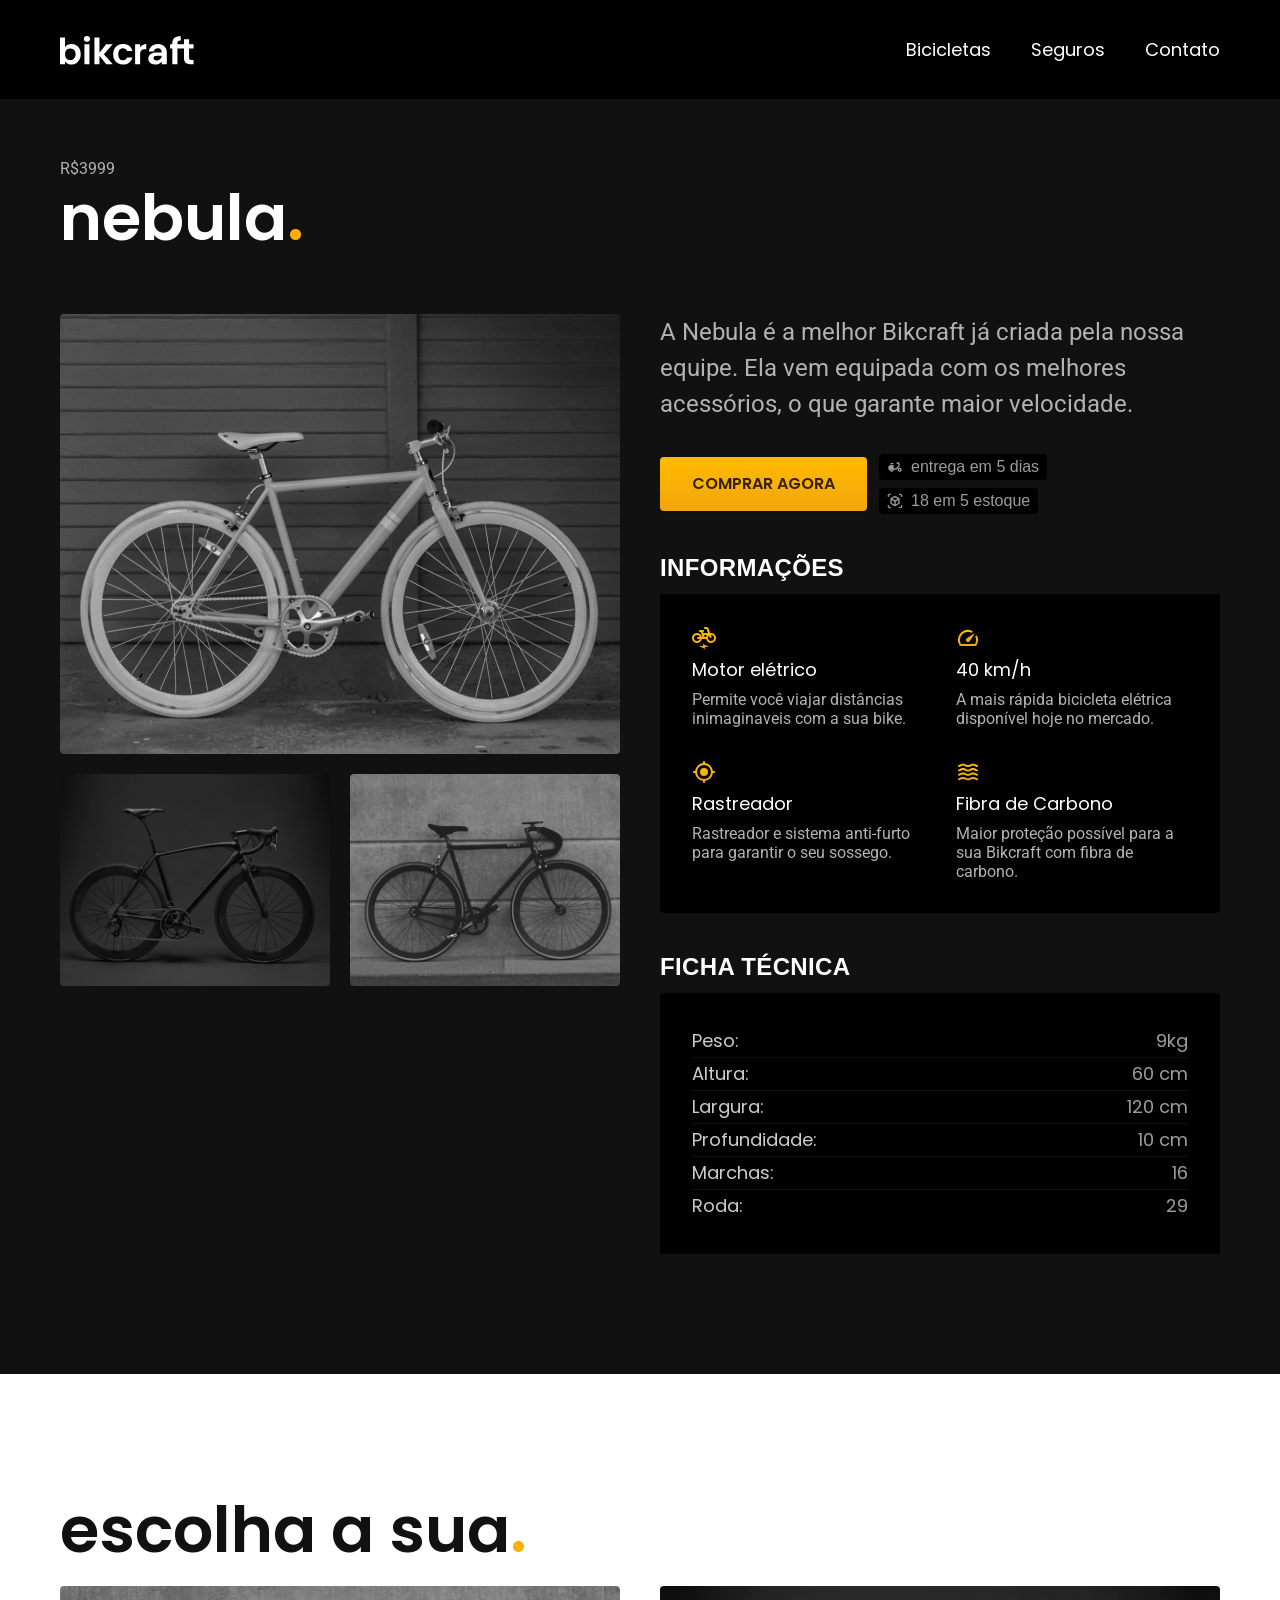
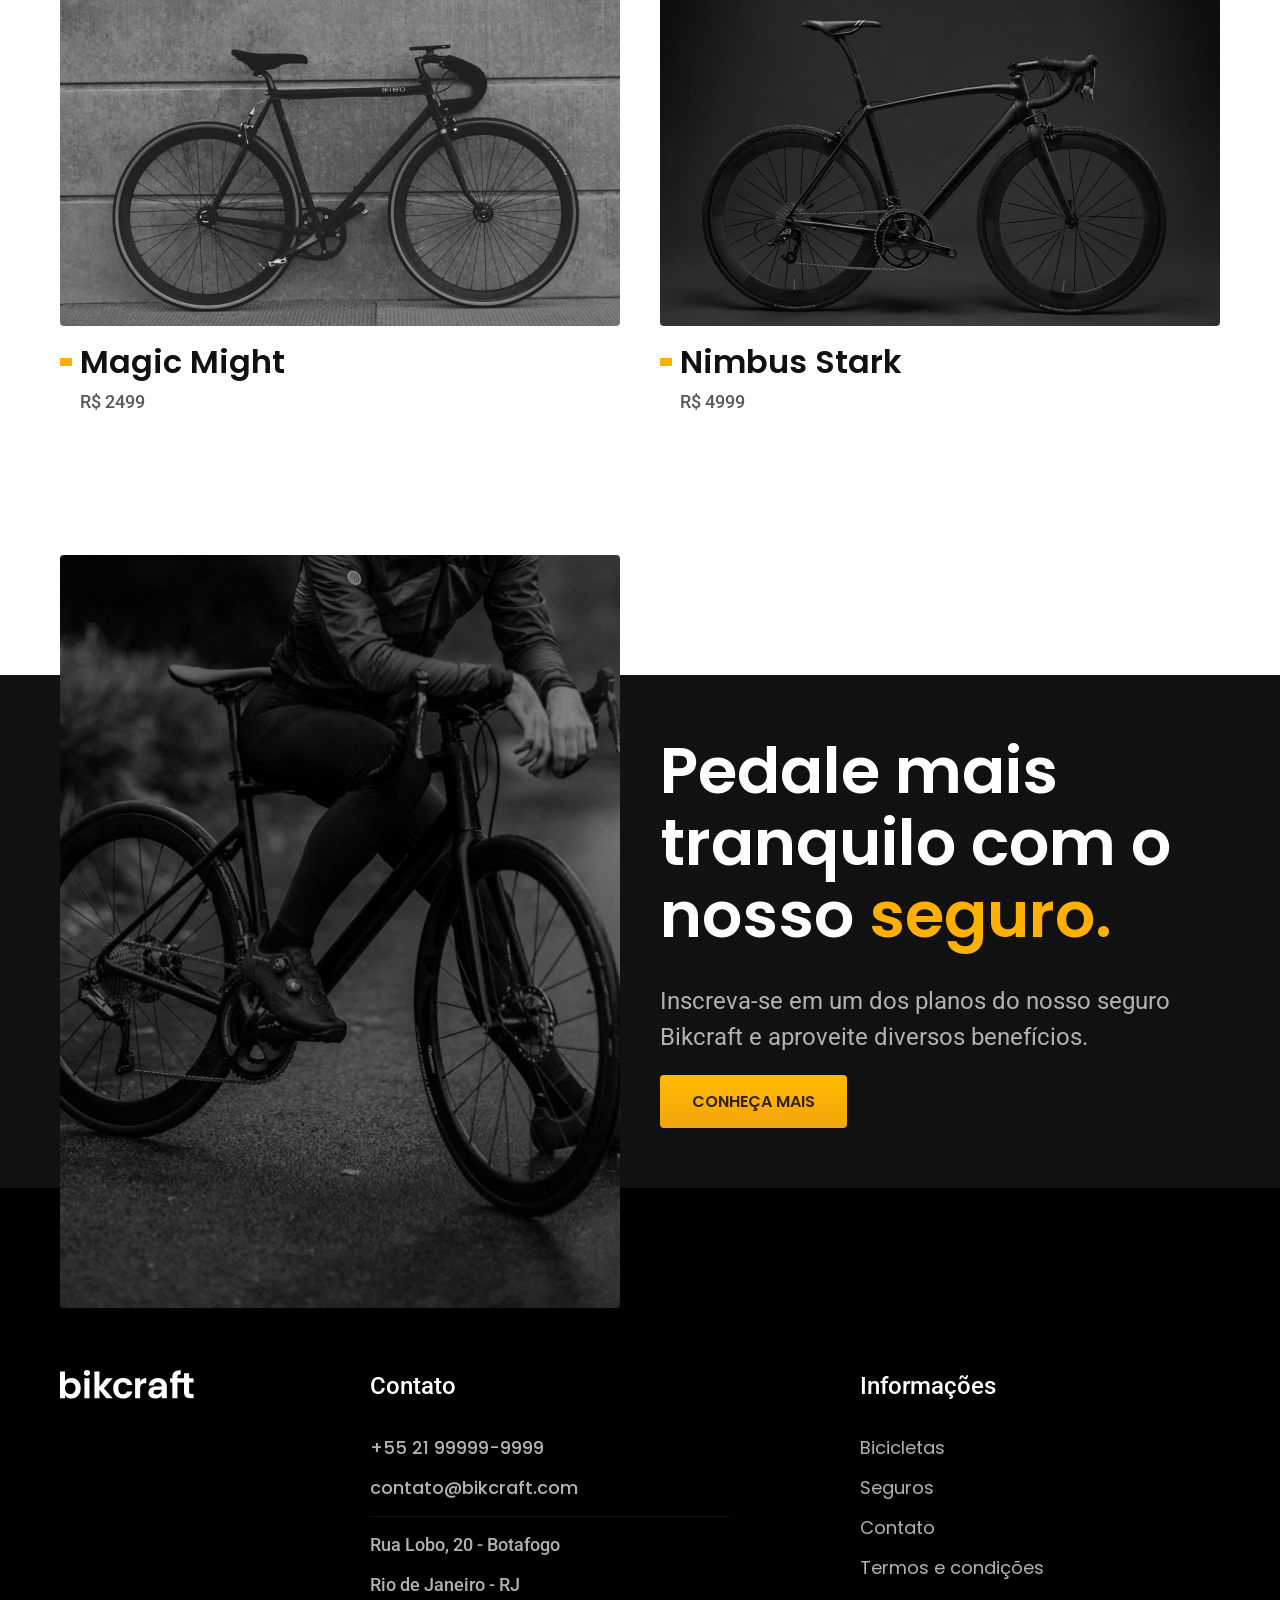
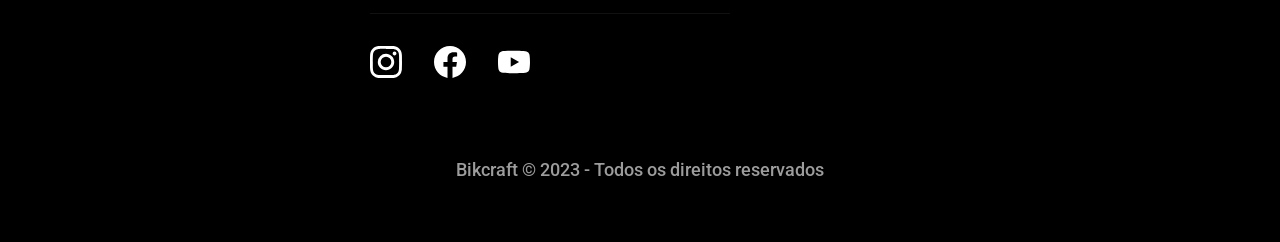
<file: bicicletas/nebula.html>
<!DOCTYPE html>
<html lang="pt-br">

<head>
    <meta charset="UTF-8">
    <meta name="viewport" content="width=device-width, initial-scale=1.0">
    <title>BikCraft | NEBULA</title>
    <link rel="stylesheet" href="/css/style.css">
</head>

<body id="termos">

    <header class="header-bg">
        <div class="header container">
            <a href="./"><img src="../img/bikcraft.svg" alt="bikcraft"></a>

            <nav area-label="primaria">
                <ul class="header-menu">
                    <li><a href="../bicicletas.html">Bicicletas</a></li>
                    <li><a href="../seguros.html">Seguros</a></li>
                    <li><a href="../contato.html">Contato</a></li>
                </ul>
            </nav>

        </div>
    </header>

    <main class="titulo-bg">
        <div>
            <div class="titulo container">
                <p class="font-2-xl cor-5">R$3999 </p>
                <h1 class="cor-0 font-1-xxl">nebula<span class="cor-p1">.</span></h1>
            </div>
        </div>

        <div class="bicicleta container">
            <div class="bicicleta-imagens">
                <img src="../img/bicicleta/nimbus3.jpg" alt="Nimbus Stark">
                <img src="../img/bicicleta/nimbus1.jpg" alt="Nimbus Stark">
                <img src="../img/bicicleta/nimbus2.jpg" alt="Nimbus Stark">
            </div>

            <div class="bicicleta-conteudo">
                <p class="font-2-l cor-5">A Nebula é a melhor Bikcraft já criada pela nossa equipe. Ela vem
                    equipada com os melhores acessórios, o que garante maior velocidade.</p>
                <div class="bicicleta-comprar">
                    <a class="botao" href="../orcamento.html">Comprar agora</a>
                    <span class="font-1-xs cor-6"><img src="../img/icones/entrega.svg" alt="">entrega em 5 dias</span>
                    <span class="font-1-xs cor-6"><img src="../img/icones/estoque.svg" alt="">18 em 5 estoque</span>
                </div>


                <h2 class="font-1-xs cor-0">Informações</h2>

                <ul class="bicicleta-informacoes">
                    <div>
                        <li><img src="../img/icones/eletrica.svg" alt=""></li>
                        <h3 class="font-1-m cor-0">Motor elétrico</h3>
                        <p class="font-2-xs cor-5">Permite você viajar distâncias inimaginaveis com a sua bike.</p>
                    </div>

                    <div>
                        <li><img src="../img/icones/velocidade.svg" alt=""></li>
                        <h3 class="font-1-m cor-0">40 km/h</h3>
                        <p class="font-2-xs cor-5">A mais rápida bicicleta elétrica disponível hoje no mercado.</p>
                    </div>

                    <div>
                        <li><img src="../img/icones/rastreador.svg" alt=""></li>
                        <h3 class="font-1-m cor-0">Rastreador</h3>
                        <p class="font-2-xs cor-5">Rastreador e sistema anti-furto para garantir o seu sossego.</p>
                    </div>

                    <div>
                        <li><img src="../img/icones/carbono.svg" alt=""></li>
                        <h3 class="font-1-m cor-0">Fibra de Carbono</h3>
                        <p class="font-2-xs cor-5">Maior proteção possível para a sua Bikcraft com fibra de carbono.</p>
                    </div>
                </ul>

                <h2 class="font-1-xs cor-0">Ficha técnica</h2>

                <ul class="bicicleta-ficha font-1-m cor-4">
                    <li>Peso: <span>9kg</span></li>
                    <li>Altura: <span>60 cm</span></li>
                    <li>Largura: <span>120 cm</span></li>
                    <li>Profundidade: <span>10 cm</span></li>
                    <li>Marchas: <span>16</span></li>
                    <li>Roda: <span>29</span></li>
                </ul>


            </div>
        </div>


    </main>

    
    <article class="bicicletas-lista container" >

        <h2 class="font-1-xxl container">escolha a sua<span class="cor-p1">.</span></h2>

        <ul >
            <li>
                <a href="./magic.html">
                    <img src="../img/bicicletas/magic.jpg" alt="Bicicleta elétrica preta">
                    <h3 class="font-1-xl">Magic Might</h3>
                    <span class="font-2-m cor-8">R$ 2499</span>
                </a>
            </li>

    
            <li>
                <a href="./nimbus.html">
                    <img src="../img/bicicletas/nimbus.jpg" alt="Bicicleta elétrica preta">
                    <h3 class="font-1-xl">Nimbus Stark</h3>
                    <span class="font-2-m cor-8">R$ 4999</span>
                </a>
            </li>
        </ul>
    </article>

    <article class="seguro-bg">
        <div class="seguro container">
            <div class="seguro-imagem">
                <img src="../img/fotos/seguros.jpg" alt="Pessoa parada em uma bicicleta">
            </div>

            <div class="seguro-conteudo">
                <h2 class="font-1-xxl cor-0">Pedale mais tranquilo com o nosso <span class="cor-p1">seguro.</span></h2>
                <p class="font-2-l cor-5">
                    Inscreva-se em um dos planos do nosso seguro Bikcraft e aproveite diversos benefícios.
                </p>
                <a class="botao" href="../seguros.html">Conheça mais</a>
            </div>
        </div>
    </article>


    <footer class="footer-bg">
        <div class="footer container">
            <img src="../img/bikcraft.svg" alt="Logo Bikcraft">


            <div class="footer-contato">
                <h3 class="font-2-l-b cor-0">Contato</h3>
                <ul class="cor-5 font-2-m">
                    <li><a href="tel:+5521999999999">+55 21 99999-9999</a></li>
                    <li><a href="mailto:contato@bikcraft.com">contato@bikcraft.com</a></li>
                    <li>Rua Lobo, 20 - Botafogo</li>
                    <li>Rio de Janeiro - RJ</li>
                </ul>
                <div class="footer-redes">
                    <a href="/"><img src="../img/redes/instagram.svg" alt="Instagram"></a>
                    <a href="/"><img src="../img/redes/facebook.svg" alt="Facebook"></a>
                    <a href="/"><img src="../img/redes/youtube.svg" alt="YouTube"></a>
                </div>
            </div>

            <div class="footer-informacoes">
                <h3 class="font-2-l-b cor-0">Informações</h3>
                <nav>
                    <ul class="font-1-m cor-5">
                        <li><a href="../bicicletas.html">Bicicletas</a></li>
                        <li><a href="../seguros.html">Seguros</a></li>
                        <li><a href="../contato.html">Contato</a></li>
                        <li><a href="../termos.html">Termos e condições</a></li>
                    </ul>
                </nav>
            </div>

            <p class="font-2-m cor-6 footer-copy">Bikcraft &copy; 2023 - Todos os direitos reservados</p>
        </div>
    </footer>

</body>

</html>
</file>
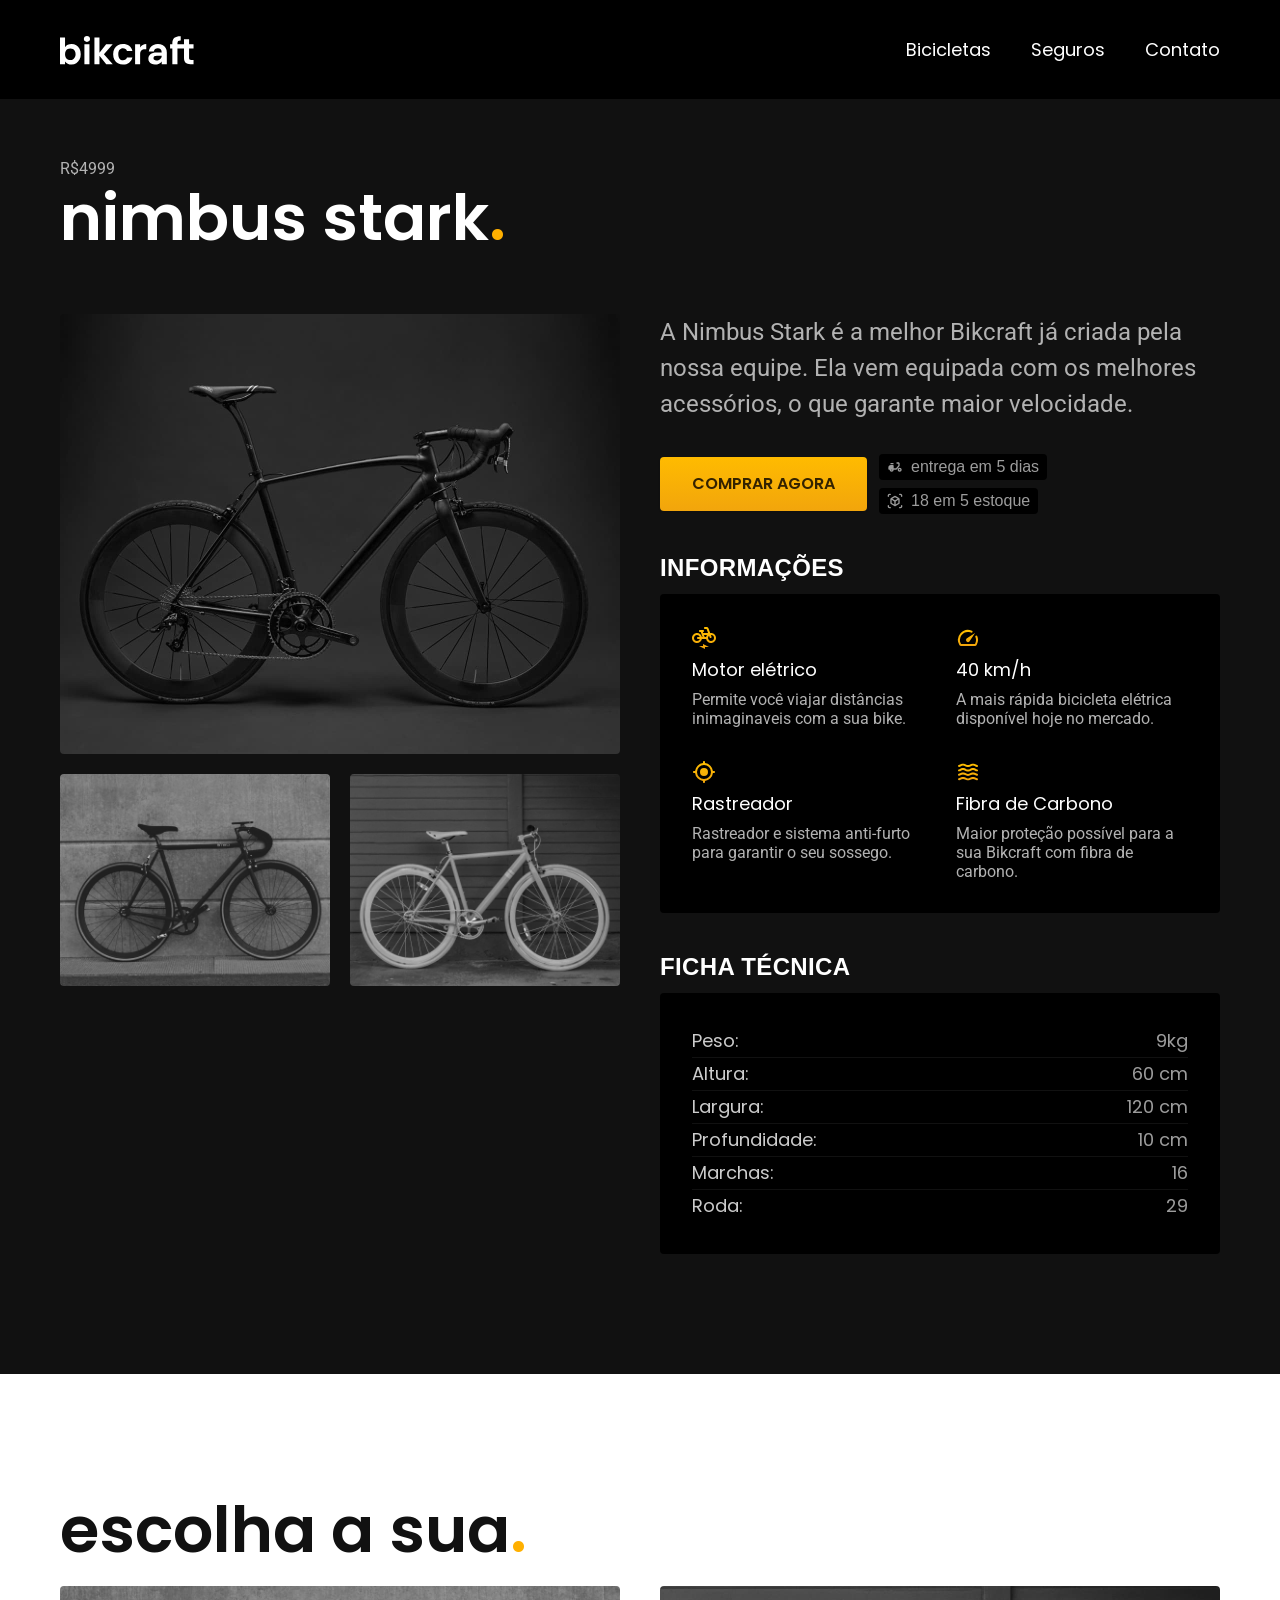
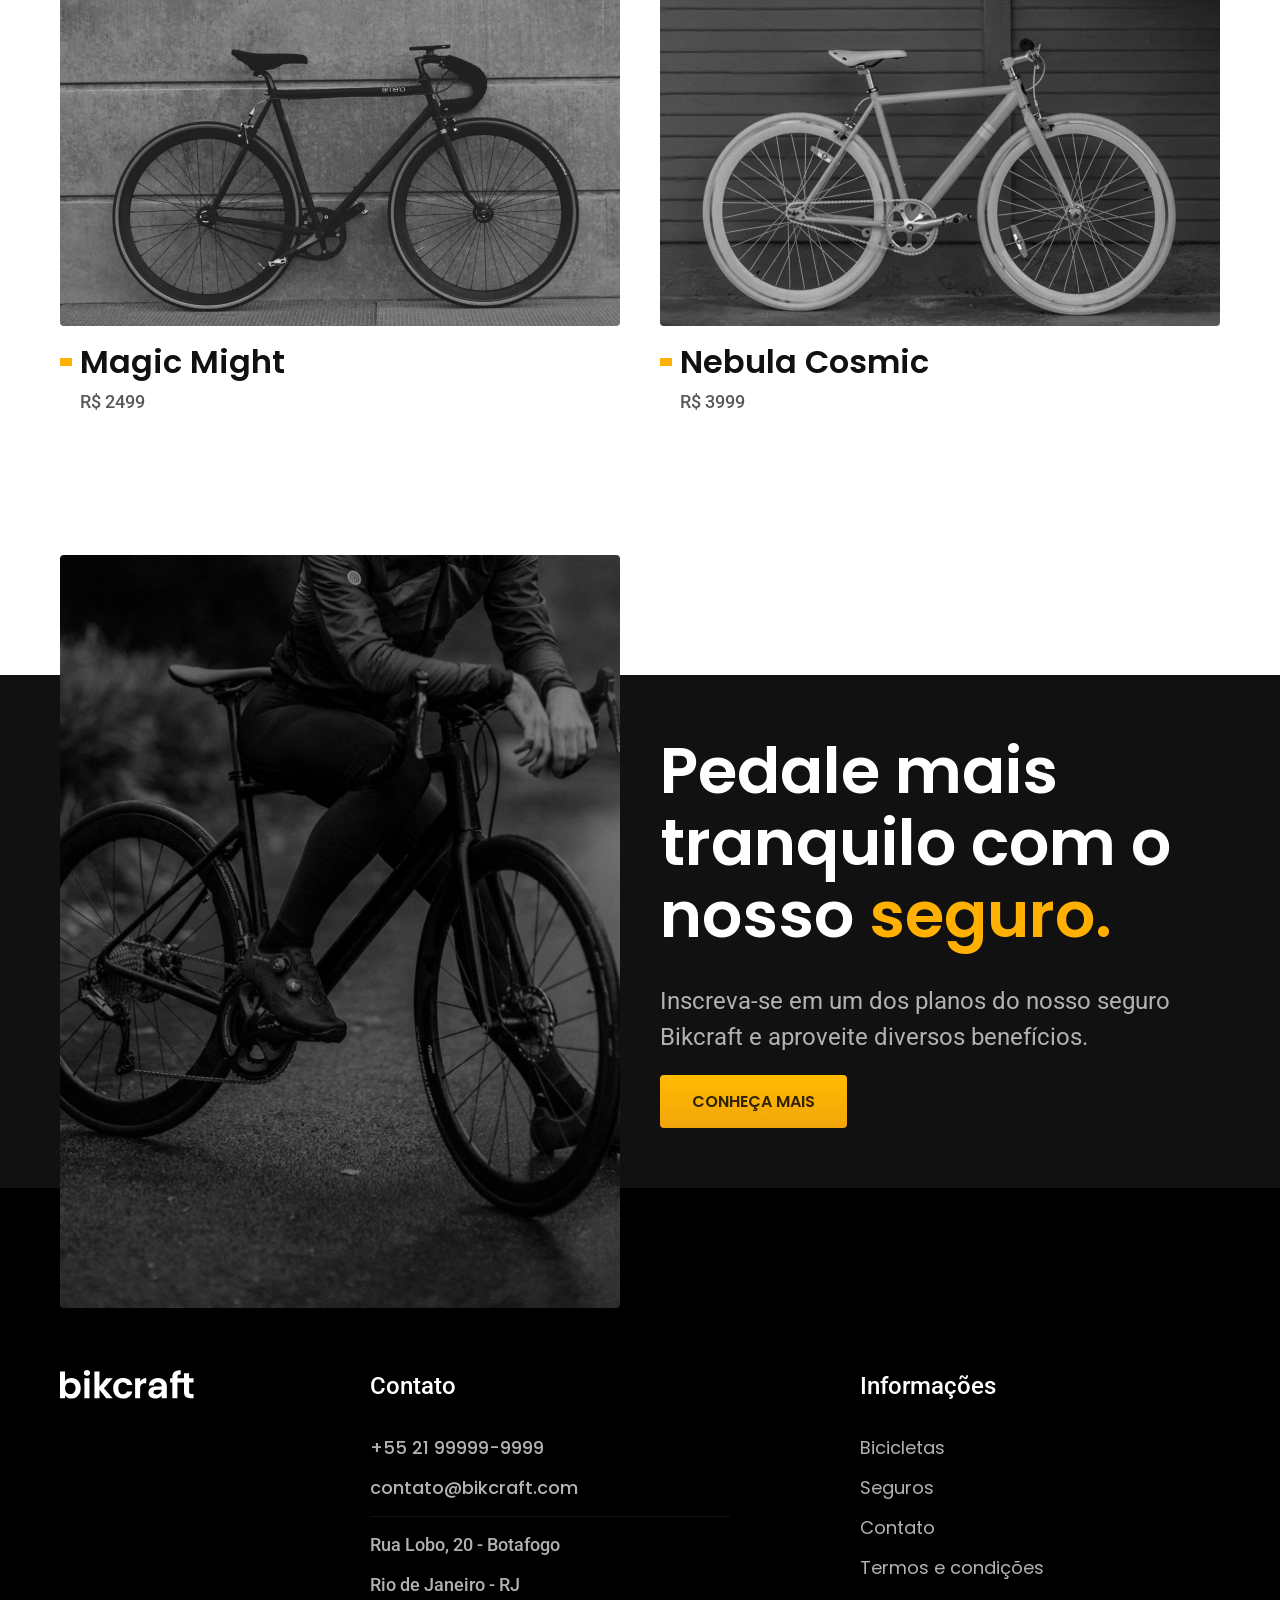
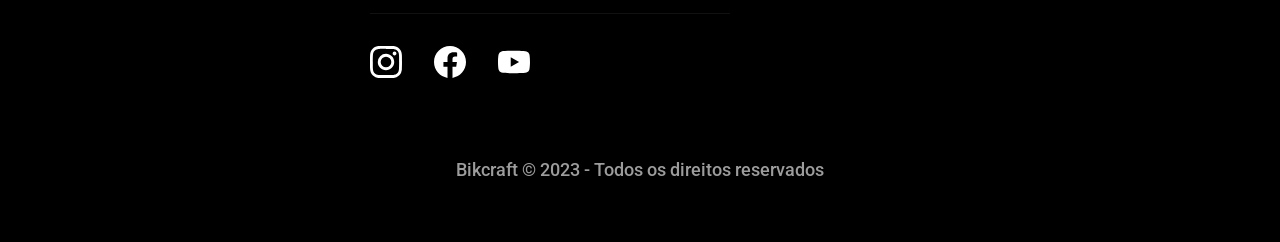
<file: bicicletas/nimbus.html>
<!DOCTYPE html>
<html lang="pt-br">

<head>
    <meta charset="UTF-8">
    <meta name="viewport" content="width=device-width, initial-scale=1.0">
    <title>BikCraft | Termos e Condições</title>
    <link rel="stylesheet" href="/css/style.css">
</head>

<body id="termos">

    <header class="header-bg">
        <div class="header container">
            <a href="./"><img src="../img/bikcraft.svg" alt="bikcraft"></a>

            <nav area-label="primaria">
                <ul class="header-menu">
                    <li><a href="../bicicletas.html">Bicicletas</a></li>
                    <li><a href="../seguros.html">Seguros</a></li>
                    <li><a href="../contato.html">Contato</a></li>
                </ul>
            </nav>

        </div>
    </header>

    <main class="titulo-bg">
        <div>
            <div class="titulo container">
                <p class="font-2-xl cor-5">R$4999 </p>
                <h1 class="cor-0 font-1-xxl">nimbus stark<span class="cor-p1">.</span></h1>
            </div>
        </div>

        <div class="bicicleta container">
            <div class="bicicleta-imagens">
                <img src="../img/bicicleta/nimbus1.jpg" alt="Nimbus Stark">
                <img src="../img/bicicleta/nimbus2.jpg" alt="Nimbus Stark">
                <img src="../img/bicicleta/nimbus3.jpg" alt="Nimbus Stark">
            </div>

            <div class="bicicleta-conteudo">
                <p class="font-2-l cor-5">A Nimbus Stark é a melhor Bikcraft já criada pela nossa equipe. Ela vem
                    equipada com os melhores acessórios, o que garante maior velocidade.</p>
                <div class="bicicleta-comprar">
                    <a class="botao" href="../orcamento.html">Comprar agora</a>
                    <span class="font-1-xs cor-6"><img src="../img/icones/entrega.svg" alt="">entrega em 5 dias</span>
                    <span class="font-1-xs cor-6"><img src="../img/icones/estoque.svg" alt="">18 em 5 estoque</span>
                </div>


                <h2 class="font-1-xs cor-0">Informações</h2>

                <ul class="bicicleta-informacoes">
                    <div>
                        <li><img src="../img/icones/eletrica.svg" alt=""></li>
                        <h3 class="font-1-m cor-0">Motor elétrico</h3>
                        <p class="font-2-xs cor-5">Permite você viajar distâncias inimaginaveis com a sua bike.</p>
                    </div>

                    <div>
                        <li><img src="../img/icones/velocidade.svg" alt=""></li>
                        <h3 class="font-1-m cor-0">40 km/h</h3>
                        <p class="font-2-xs cor-5">A mais rápida bicicleta elétrica disponível hoje no mercado.</p>
                    </div>

                    <div>
                        <li><img src="../img/icones/rastreador.svg" alt=""></li>
                        <h3 class="font-1-m cor-0">Rastreador</h3>
                        <p class="font-2-xs cor-5">Rastreador e sistema anti-furto para garantir o seu sossego.</p>
                    </div>

                    <div>
                        <li><img src="../img/icones/carbono.svg" alt=""></li>
                        <h3 class="font-1-m cor-0">Fibra de Carbono</h3>
                        <p class="font-2-xs cor-5">Maior proteção possível para a sua Bikcraft com fibra de carbono.</p>
                    </div>
                </ul>

                <h2 class="font-1-xs cor-0">Ficha técnica</h2>

                <ul class="bicicleta-ficha font-1-m cor-4">
                    <li>Peso: <span>9kg</span></li>
                    <li>Altura: <span>60 cm</span></li>
                    <li>Largura: <span>120 cm</span></li>
                    <li>Profundidade: <span>10 cm</span></li>
                    <li>Marchas: <span>16</span></li>
                    <li>Roda: <span>29</span></li>
                </ul>


            </div>
        </div>


    </main>

    
    <article class="bicicletas-lista container" >

        <h2 class="font-1-xxl container">escolha a sua<span class="cor-p1">.</span></h2>

        <ul >
            <li>
                <a href="./magic.html">
                    <img src="../img/bicicletas/magic.jpg" alt="Bicicleta elétrica preta">
                    <h3 class="font-1-xl">Magic Might</h3>
                    <span class="font-2-m cor-8">R$ 2499</span>
                </a>
            </li>

    
            <li>
                <a href="./nebula.html">
                    <img src="../img/bicicletas/nebula.jpg" alt="Bicicleta elétrica preta">
                    <h3 class="font-1-xl">Nebula Cosmic</h3>
                    <span class="font-2-m cor-8">R$ 3999</span>
                </a>
            </li>
        </ul>
    </article>

    <article class="seguro-bg">
        <div class="seguro container">
            <div class="seguro-imagem">
                <img src="../img/fotos/seguros.jpg" alt="Pessoa parada em uma bicicleta">
            </div>

            <div class="seguro-conteudo">
                <h2 class="font-1-xxl cor-0">Pedale mais tranquilo com o nosso <span class="cor-p1">seguro.</span></h2>
                <p class="font-2-l cor-5">
                    Inscreva-se em um dos planos do nosso seguro Bikcraft e aproveite diversos benefícios.
                </p>
                <a class="botao" href="../seguros.html">Conheça mais</a>
            </div>
        </div>
    </article>


    <footer class="footer-bg">
        <div class="footer container">
            <img src="../img/bikcraft.svg" alt="Logo Bikcraft">


            <div class="footer-contato">
                <h3 class="font-2-l-b cor-0">Contato</h3>
                <ul class="cor-5 font-2-m">
                    <li><a href="tel:+5521999999999">+55 21 99999-9999</a></li>
                    <li><a href="mailto:contato@bikcraft.com">contato@bikcraft.com</a></li>
                    <li>Rua Lobo, 20 - Botafogo</li>
                    <li>Rio de Janeiro - RJ</li>
                </ul>
                <div class="footer-redes">
                    <a href="/"><img src="../img/redes/instagram.svg" alt="Instagram"></a>
                    <a href="/"><img src="../img/redes/facebook.svg" alt="Facebook"></a>
                    <a href="/"><img src="../img/redes/youtube.svg" alt="YouTube"></a>
                </div>
            </div>

            <div class="footer-informacoes">
                <h3 class="font-2-l-b cor-0">Informações</h3>
                <nav>
                    <ul class="font-1-m cor-5">
                        <li><a href="../bicicletas.html">Bicicletas</a></li>
                        <li><a href="../seguros.html">Seguros</a></li>
                        <li><a href="../contato.html">Contato</a></li>
                        <li><a href="../termos.html">Termos e condições</a></li>
                    </ul>
                </nav>
            </div>

            <p class="font-2-m cor-6 footer-copy">Bikcraft &copy; 2023 - Todos os direitos reservados</p>
        </div>
    </footer>

</body>

</html>
</file>
<file: css/style.css>
@import url(global/header.css);
@import url(global/global.css);
@import url(home/introducao.css);
@import url(utilidades/componentes.css);
@import url(utilidades/tipografia.css);
@import url(utilidades/cores.css);
@import url(utilidades/formulario.css);
@import url(bicicletas/bicicletalistas.css);
@import url(home/tecnologias.css);
@import url(home/parceiros.css);
@import url(home/depoimento.css);
@import url(seguros/seguros.css);
@import url(global/footer.css);
@import url(termos/termos.css);
@import url(bicicletas/bicicletas.css);
@import url(seguros/vantagens.css);
@import url(seguros/perguntas.css);
@import url(bicicleta/bicicleta.css);
@import url(contato/contato.css);
@import url(contato/lojas.css);

/*RESPONSIVO*/

@media (max-width: 1200px) {
    .introducao h1{
        font-size: 48px;
    }

    .introducao p{
        font-size: 18px;
    }
}

@media(max-width: 800px){

    .header-menu{
        gap: 20px;
    }

    .header-menu a{
        background-color: #111;
        padding: 12px 16px;
        border-radius: 4px;
    }

    .header-menu a:hover{
        background-color: #2e2e2e;
    }

    .header a::after{
        display: none;
    }

    .introducao h1{
        font-size: 32px;
        margin-bottom: 16px;
    }

    .introducao{
        grid-template-columns: 1fr;
        gap: 32px;
    }

    .introducao-dados{
        padding-bottom: 0;
        padding-top: 30px;
    }

    .introducao img{
        height: 400px;
        width: 100%;
    }

    .introducao-bg{
        background-color: #111;
        box-shadow: inset 0 -60px #fff;
    }
    
}

@media(max-width: 600px){

    .botao{
        padding: 12px 16px;
        font-size: 16px;
    }
}

@media(max-width: 400px){

    .header-menu{
        gap: 12px;
    }

    .header-menu a{
        padding: 8px 12px;
        font-size: 14px;
    }
}
</file>
